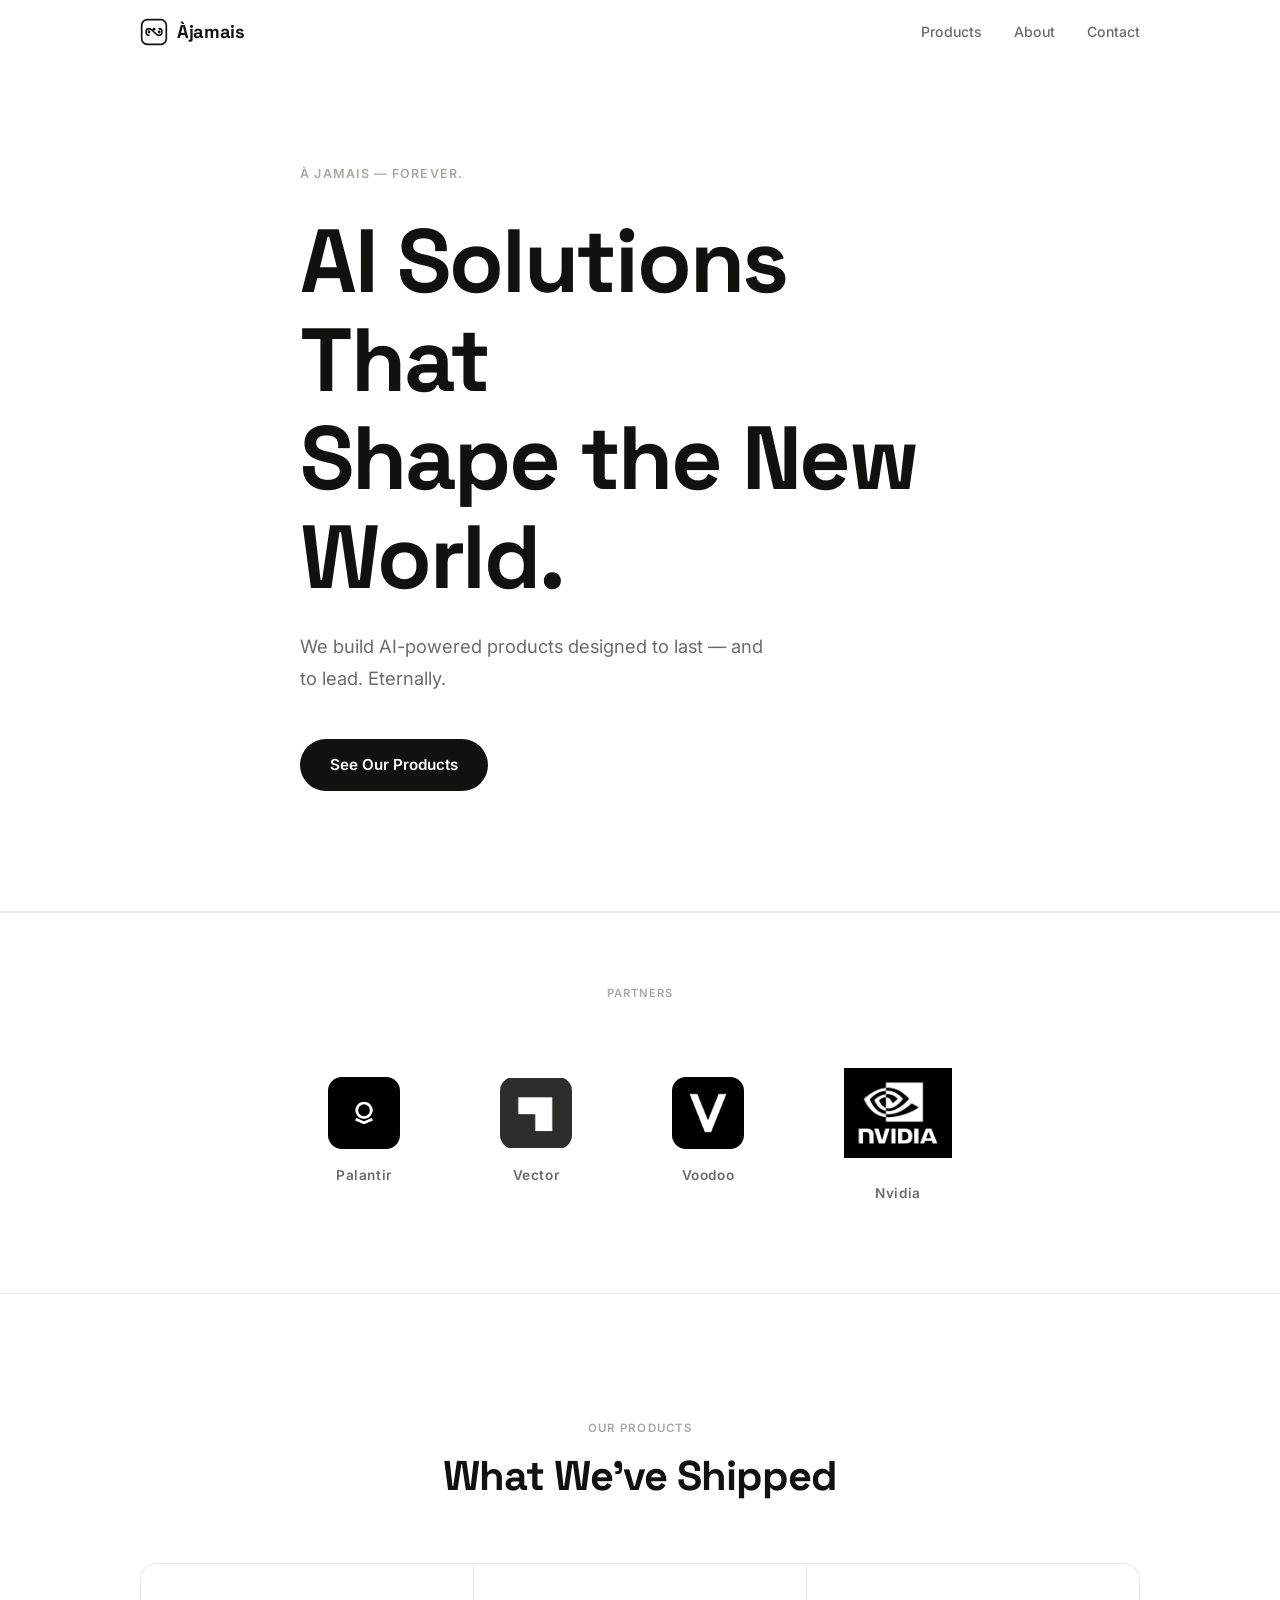
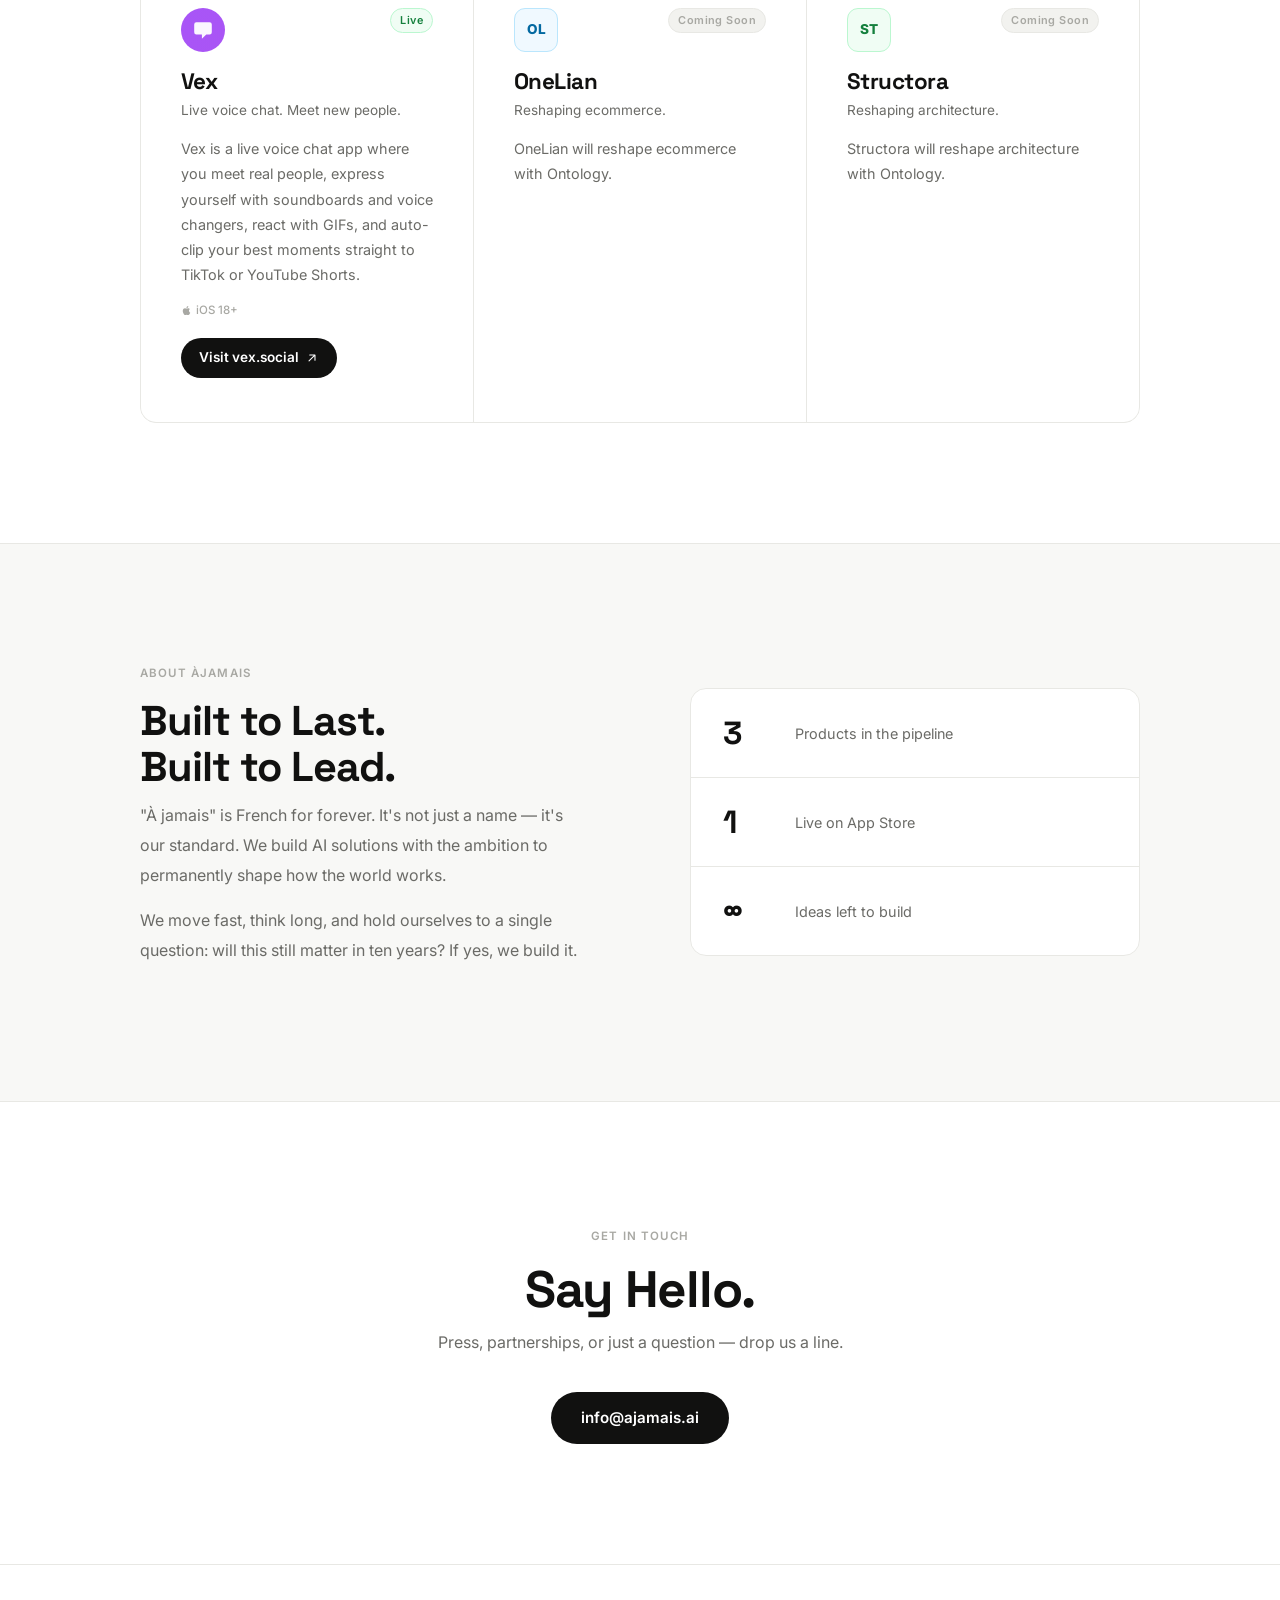
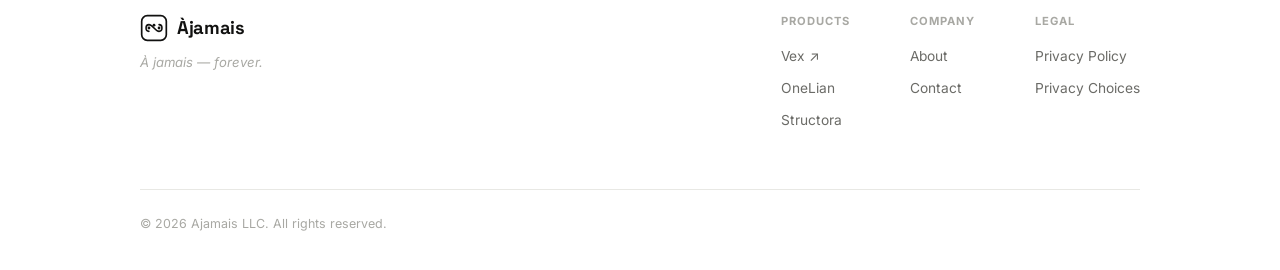
<file: index.html>
<!DOCTYPE html>
<html lang="en">
<head>
  <meta charset="UTF-8" />
  <meta name="viewport" content="width=device-width, initial-scale=1.0" />
  <title>Àjamais — Building AI Solutions That Last Forever</title>
  <meta name="description" content="À jamais — forever. We build AI solutions that eternally shape and lead the new world. Home of Vex, OneLian, and Structora." />
  <link rel="preconnect" href="https://fonts.googleapis.com" />
  <link rel="preconnect" href="https://fonts.gstatic.com" crossorigin />
  <link href="https://fonts.googleapis.com/css2?family=Inter:wght@300;400;500;600;700;800;900&family=Space+Grotesk:wght@500;600;700;800&display=swap" rel="stylesheet" />
  <link rel="stylesheet" href="styles.css" />
</head>
<body>

  <!-- NAV -->
  <nav id="navbar">
    <div class="nav-inner">
      <a href="#" class="logo">
        <svg class="logo-icon" viewBox="0 0 100 100" fill="none" xmlns="http://www.w3.org/2000/svg">
          <rect x="6" y="6" width="88" height="88" rx="20" stroke="currentColor" stroke-width="6"/>
          <path d="M32 62 C18 62 18 38 32 38 C46 38 54 62 68 62 C82 62 82 38 68 38" stroke="currentColor" stroke-width="5.5" stroke-linecap="round" fill="none"/>
          <circle cx="32" cy="50" r="5" fill="currentColor"/>
          <circle cx="68" cy="50" r="5" fill="currentColor"/>
          <circle cx="50" cy="40" r="5" fill="currentColor"/>
        </svg>
        <span class="logo-text">Àjamais</span>
      </a>
      <ul class="nav-links">
        <li><a href="#products">Products</a></li>
        <li><a href="#about">About</a></li>
        <li><a href="#contact">Contact</a></li>
      </ul>
      <button class="hamburger" id="hamburger" aria-label="Menu">
        <span></span><span></span><span></span>
      </button>
    </div>
    <div class="mobile-menu" id="mobileMenu">
      <a href="#products">Products</a>
      <a href="#about">About</a>
      <a href="#contact">Contact</a>
    </div>
  </nav>

  <!-- HERO -->
  <section class="hero">
    <div class="hero-bg">
      <div class="orb orb-1"></div>
      <div class="orb orb-2"></div>
      <div class="grid-overlay"></div>
    </div>
    <div class="container hero-content">
      <p class="hero-eyebrow animate-fade-up">À jamais — forever.</p>
      <h1 class="hero-title animate-fade-up delay-1">
        AI Solutions That<br />Shape the New World.
      </h1>
      <p class="hero-subtitle animate-fade-up delay-2">
        We build AI-powered products designed to last — and to lead. Eternally.
      </p>
      <a href="#products" class="btn btn-primary btn-lg animate-fade-up delay-3">See Our Products</a>
    </div>
  </section>

  <!-- PARTNERS -->
  <section class="partners">
    <div class="container">
      <p class="partners-label">Partners</p>
      <div class="partners-row">

        <a href="https://www.palantir.com/" target="_blank" rel="noopener" class="partner-logo" aria-label="Palantir">
          <img src="Palantir.png" alt="Palantir" />
          <span>Palantir</span>
        </a>

        <a href="https://vector-ai.notion.site/" target="_blank" rel="noopener" class="partner-logo" aria-label="Vector">
          <img src="Vector.png" alt="Vector" />
          <span>Vector</span>
        </a>

        <a href="https://voodoo.io/" target="_blank" rel="noopener" class="partner-logo" aria-label="Voodoo">
          <img src="Voodoo.png" alt="Voodoo" />
          <span>Voodoo</span>
        </a>

        <a href="https://www.nvidia.com/en-us/startups/" target="_blank" rel="noopener" class="partner-logo partner-logo--nvidia" aria-label="NVIDIA Inception Program">
          <img src="NVIDIA.png" alt="NVIDIA Inception Program" />
          <span>Nvidia</span>
        </a>

      </div>
    </div>
  </section>

  <!-- PRODUCTS -->
  <section class="products" id="products">
    <div class="container">
      <div class="section-header">
        <span class="section-tag">Our Products</span>
        <h2 class="section-title">What We've Shipped</h2>
      </div>

      <div class="products-grid">

        <!-- VEX — live product -->
        <div class="product-card product-vex reveal">
          <div class="product-header">
            <div class="product-icon vex-icon">
              <svg viewBox="0 0 40 40" fill="none">
                <circle cx="20" cy="20" r="20" fill="url(#vex-grad)"/>
                <path d="M12 15a2 2 0 012-2h12a2 2 0 012 2v7a2 2 0 01-2 2h-3l-4 4v-4h-5a2 2 0 01-2-2v-7z" fill="white" fill-opacity=".95"/>
                <defs>
                  <linearGradient id="vex-grad" x1="0" y1="0" x2="40" y2="40">
                    <stop stop-color="#a855f7"/>
                    <stop offset="1" stop-color="#ec4899"/>
                  </linearGradient>
                </defs>
              </svg>
            </div>
            <span class="product-status status-live">Live</span>
          </div>
          <h3 class="product-name">Vex</h3>
          <p class="product-tagline">Live voice chat. Meet new people.</p>
          <p class="product-desc">
            Vex is a live voice chat app where you meet real people, express yourself with soundboards and voice changers, react with GIFs, and auto-clip your best moments straight to TikTok or YouTube Shorts.
          </p>
          <div class="product-platforms">
            <span>
              <svg viewBox="0 0 24 24" fill="currentColor"><path d="M18.71 19.5c-.83 1.24-1.71 2.45-3.05 2.47-1.34.03-1.77-.79-3.29-.79-1.53 0-2 .77-3.27.82-1.31.05-2.3-1.32-3.14-2.53C4.25 17 2.94 12.45 4.7 9.39c.87-1.52 2.43-2.48 4.12-2.51 1.28-.02 2.5.87 3.29.87.78 0 2.26-1.07 3.8-.91.65.03 2.47.26 3.64 1.98-.09.06-2.17 1.28-2.15 3.81.03 3.02 2.65 4.03 2.68 4.04-.03.07-.42 1.44-1.38 2.83M13 3.5c.73-.83 1.94-1.46 2.94-1.5.13 1.17-.34 2.35-1.04 3.19-.69.85-1.83 1.51-2.95 1.42-.15-1.15.41-2.35 1.05-3.11z"/></svg>
              iOS 18+
            </span>
          </div>
          <a href="https://vex.social" target="_blank" rel="noopener" class="btn btn-vex">
            Visit vex.social
            <svg viewBox="0 0 20 20" fill="currentColor"><path fill-rule="evenodd" d="M5.22 14.78a.75.75 0 001.06 0l7.22-7.22v5.69a.75.75 0 001.5 0v-7.5a.75.75 0 00-.75-.75h-7.5a.75.75 0 000 1.5h5.69l-7.22 7.22a.75.75 0 000 1.06z"/></svg>
          </a>
        </div>

        <!-- ONELIAN — coming soon -->
        <div class="product-card product-soon reveal" data-index="1">
          <div class="product-header">
            <div class="product-icon onelian-icon">
              <span>OL</span>
            </div>
            <span class="product-status status-soon">Coming Soon</span>
          </div>
          <h3 class="product-name">OneLian</h3>
          <p class="product-tagline">Reshaping ecommerce.</p>
          <p class="product-desc">
            OneLian will reshape ecommerce with Ontology.
          </p>
        </div>

        <!-- STRUCTORA — coming soon -->
        <div class="product-card product-soon reveal" data-index="2">
          <div class="product-header">
            <div class="product-icon structora-icon">
              <span>ST</span>
            </div>
            <span class="product-status status-soon">Coming Soon</span>
          </div>
          <h3 class="product-name">Structora</h3>
          <p class="product-tagline">Reshaping architecture.</p>
          <p class="product-desc">
            Structora will reshape architecture with Ontology.
          </p>
        </div>

      </div>
    </div>
  </section>

  <!-- ABOUT -->
  <section class="about" id="about">
    <div class="container">
      <div class="about-inner">
        <div class="about-text reveal">
          <span class="section-tag">About Àjamais</span>
          <h2 class="section-title">Built to Last.<br />Built to Lead.</h2>
          <p>
            "À jamais" is French for forever. It's not just a name — it's our standard.
            We build AI solutions with the ambition to permanently shape how the world works.
          </p>
          <p>
            We move fast, think long, and hold ourselves to a single question:
            will this still matter in ten years? If yes, we build it.
          </p>
        </div>
        <div class="about-stats reveal" data-index="1">
          <div class="stat-card">
            <span class="stat-num">3</span>
            <span class="stat-label">Products in the pipeline</span>
          </div>
          <div class="stat-card">
            <span class="stat-num">1</span>
            <span class="stat-label">Live on App Store</span>
          </div>
          <div class="stat-card">
            <span class="stat-num">∞</span>
            <span class="stat-label">Ideas left to build</span>
          </div>
        </div>
      </div>
    </div>
  </section>

  <!-- CONTACT -->
  <section class="contact" id="contact">
    <div class="container">
      <div class="contact-box reveal">
        <div class="cta-orb cta-orb-1"></div>
        <div class="cta-orb cta-orb-2"></div>
        <span class="section-tag">Get In Touch</span>
        <h2>Say Hello.</h2>
        <p>Press, partnerships, or just a question — drop us a line.</p>
        <a href="mailto:info@ajamais.ai" class="btn btn-primary btn-lg">
          info@ajamais.ai
        </a>
      </div>
    </div>
  </section>

  <!-- FOOTER -->
  <footer class="footer">
    <div class="container">
      <div class="footer-inner">
        <div class="footer-brand">
          <a href="#" class="logo">
            <svg class="logo-icon" viewBox="0 0 100 100" fill="none" xmlns="http://www.w3.org/2000/svg">
              <rect x="6" y="6" width="88" height="88" rx="20" stroke="currentColor" stroke-width="6"/>
              <path d="M32 62 C18 62 18 38 32 38 C46 38 54 62 68 62 C82 62 82 38 68 38" stroke="currentColor" stroke-width="5.5" stroke-linecap="round" fill="none"/>
              <circle cx="32" cy="50" r="5" fill="currentColor"/>
              <circle cx="68" cy="50" r="5" fill="currentColor"/>
              <circle cx="50" cy="40" r="5" fill="currentColor"/>
            </svg>
            <span class="logo-text">Àjamais</span>
          </a>
          <p>À jamais — forever.</p>
        </div>
        <div class="footer-links">
          <div class="footer-col">
            <h5>Products</h5>
            <a href="https://vex.social" target="_blank" rel="noopener">Vex ↗</a>
            <a href="#products">OneLian</a>
            <a href="#products">Structora</a>
          </div>
          <div class="footer-col">
            <h5>Company</h5>
            <a href="#about">About</a>
            <a href="#contact">Contact</a>
          </div>
          <div class="footer-col">
            <h5>Legal</h5>
            <a href="/privacy">Privacy Policy</a>
            <a href="/user-privacy">Privacy Choices</a>
          </div>
        </div>
      </div>
      <div class="footer-bottom">
        <p>© 2026 Ajamais LLC. All rights reserved.</p>
      </div>
    </div>
  </footer>

  <script src="script.js"></script>
</body>
</html>
</file>
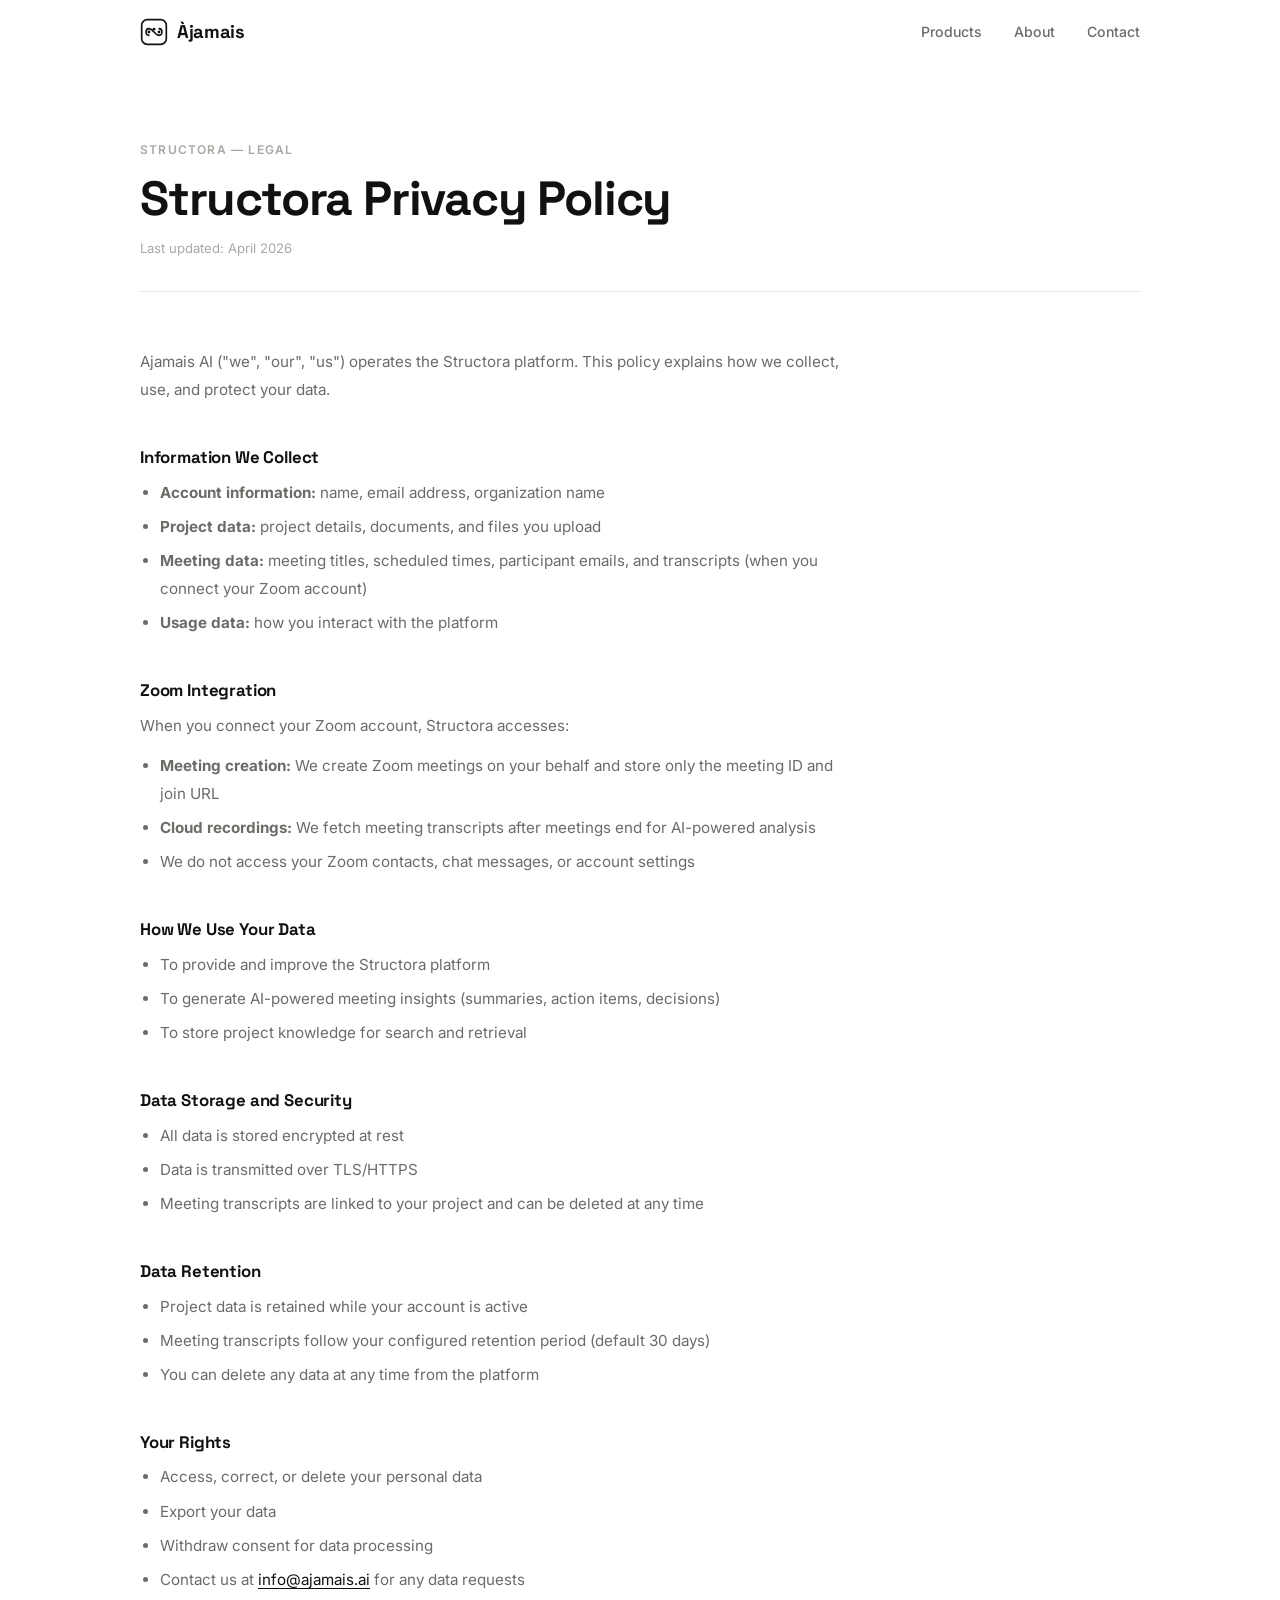
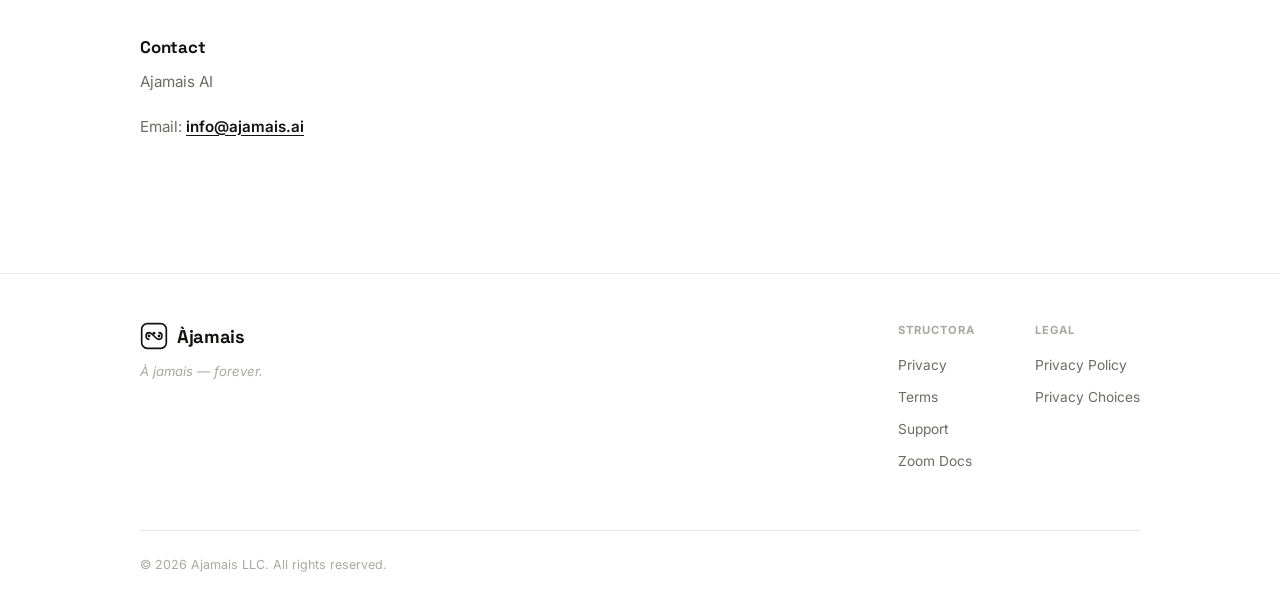
<file: structora/privacy/index.html>
<!DOCTYPE html>
<html lang="en">
<head>
  <meta charset="UTF-8" />
  <meta name="viewport" content="width=device-width, initial-scale=1.0" />
  <title>Privacy Policy — Structora by Àjamais</title>
  <meta name="description" content="Privacy Policy for Structora by Ajamais AI." />
  <link rel="preconnect" href="https://fonts.googleapis.com" />
  <link rel="preconnect" href="https://fonts.gstatic.com" crossorigin />
  <link href="https://fonts.googleapis.com/css2?family=Inter:wght@300;400;500;600;700;800;900&family=Space+Grotesk:wght@500;600;700;800&display=swap" rel="stylesheet" />
  <link rel="stylesheet" href="/styles.css" />
  <style>
    .legal-page { padding: 140px 0 120px; }
    .legal-header { margin-bottom: 56px; padding-bottom: 32px; border-bottom: 1px solid var(--border); }
    .legal-header .eyebrow { font-size: 0.75rem; font-weight: 600; letter-spacing: 0.1em; text-transform: uppercase; color: var(--text-3); margin-bottom: 14px; }
    .legal-header h1 { font-size: clamp(2rem, 4vw, 3rem); font-family: 'Space Grotesk', sans-serif; font-weight: 700; letter-spacing: -0.025em; margin-bottom: 12px; }
    .legal-header .updated { font-size: 0.82rem; color: var(--text-3); }
    .legal-body { max-width: 720px; }
    .legal-body h2 { font-size: 1.05rem; font-weight: 700; font-family: 'Space Grotesk', sans-serif; letter-spacing: -0.01em; margin: 44px 0 12px; color: var(--text); }
    .legal-body h3 { font-size: 0.92rem; font-weight: 700; font-family: 'Inter', sans-serif; margin: 20px 0 8px; color: var(--text); }
    .legal-body p { font-size: 0.95rem; color: var(--text-2); line-height: 1.85; margin-bottom: 12px; }
    .legal-body ul { margin: 8px 0 12px 20px; }
    .legal-body ul li { font-size: 0.95rem; color: var(--text-2); line-height: 1.85; margin-bottom: 6px; }
    .legal-body a { color: var(--text); text-decoration: underline; text-underline-offset: 3px; }
    .legal-body a:hover { color: var(--text-2); }
    .legal-email { display: inline-block; margin-top: 4px; font-weight: 600; color: var(--text); font-size: 0.95rem; }
  </style>
</head>
<body>

  <nav id="navbar" class="scrolled">
    <div class="nav-inner">
      <a href="/" class="logo">
        <svg class="logo-icon" viewBox="0 0 100 100" fill="none" xmlns="http://www.w3.org/2000/svg">
          <rect x="6" y="6" width="88" height="88" rx="20" stroke="currentColor" stroke-width="6"/>
          <path d="M32 62 C18 62 18 38 32 38 C46 38 54 62 68 62 C82 62 82 38 68 38" stroke="currentColor" stroke-width="5.5" stroke-linecap="round" fill="none"/>
          <circle cx="32" cy="50" r="5" fill="currentColor"/>
          <circle cx="68" cy="50" r="5" fill="currentColor"/>
          <circle cx="50" cy="40" r="5" fill="currentColor"/>
        </svg>
        <span class="logo-text">Àjamais</span>
      </a>
      <ul class="nav-links">
        <li><a href="/#products">Products</a></li>
        <li><a href="/#about">About</a></li>
        <li><a href="/#contact">Contact</a></li>
      </ul>
    </div>
  </nav>

  <main class="legal-page">
    <div class="container">
      <div class="legal-header">
        <p class="eyebrow">Structora — Legal</p>
        <h1>Structora Privacy Policy</h1>
        <p class="updated">Last updated: April 2026</p>
      </div>

      <div class="legal-body">
        <p>Ajamais AI ("we", "our", "us") operates the Structora platform. This policy explains how we collect, use, and protect your data.</p>

        <h2>Information We Collect</h2>
        <ul>
          <li><strong>Account information:</strong> name, email address, organization name</li>
          <li><strong>Project data:</strong> project details, documents, and files you upload</li>
          <li><strong>Meeting data:</strong> meeting titles, scheduled times, participant emails, and transcripts (when you connect your Zoom account)</li>
          <li><strong>Usage data:</strong> how you interact with the platform</li>
        </ul>

        <h2>Zoom Integration</h2>
        <p>When you connect your Zoom account, Structora accesses:</p>
        <ul>
          <li><strong>Meeting creation:</strong> We create Zoom meetings on your behalf and store only the meeting ID and join URL</li>
          <li><strong>Cloud recordings:</strong> We fetch meeting transcripts after meetings end for AI-powered analysis</li>
          <li>We do not access your Zoom contacts, chat messages, or account settings</li>
        </ul>

        <h2>How We Use Your Data</h2>
        <ul>
          <li>To provide and improve the Structora platform</li>
          <li>To generate AI-powered meeting insights (summaries, action items, decisions)</li>
          <li>To store project knowledge for search and retrieval</li>
        </ul>

        <h2>Data Storage and Security</h2>
        <ul>
          <li>All data is stored encrypted at rest</li>
          <li>Data is transmitted over TLS/HTTPS</li>
          <li>Meeting transcripts are linked to your project and can be deleted at any time</li>
        </ul>

        <h2>Data Retention</h2>
        <ul>
          <li>Project data is retained while your account is active</li>
          <li>Meeting transcripts follow your configured retention period (default 30 days)</li>
          <li>You can delete any data at any time from the platform</li>
        </ul>

        <h2>Your Rights</h2>
        <ul>
          <li>Access, correct, or delete your personal data</li>
          <li>Export your data</li>
          <li>Withdraw consent for data processing</li>
          <li>Contact us at <a href="mailto:info@ajamais.ai">info@ajamais.ai</a> for any data requests</li>
        </ul>

        <h2>Contact</h2>
        <p>Ajamais AI</p>
        <p>Email: <a href="mailto:info@ajamais.ai" class="legal-email">info@ajamais.ai</a></p>
      </div>
    </div>
  </main>

  <footer class="footer">
    <div class="container">
      <div class="footer-inner">
        <div class="footer-brand">
          <a href="/" class="logo">
            <svg class="logo-icon" viewBox="0 0 100 100" fill="none" xmlns="http://www.w3.org/2000/svg">
              <rect x="6" y="6" width="88" height="88" rx="20" stroke="currentColor" stroke-width="6"/>
              <path d="M32 62 C18 62 18 38 32 38 C46 38 54 62 68 62 C82 62 82 38 68 38" stroke="currentColor" stroke-width="5.5" stroke-linecap="round" fill="none"/>
              <circle cx="32" cy="50" r="5" fill="currentColor"/>
              <circle cx="68" cy="50" r="5" fill="currentColor"/>
              <circle cx="50" cy="40" r="5" fill="currentColor"/>
            </svg>
            <span class="logo-text">Àjamais</span>
          </a>
          <p>À jamais — forever.</p>
        </div>
        <div class="footer-links">
          <div class="footer-col">
            <h5>Structora</h5>
            <a href="/structora/privacy">Privacy</a>
            <a href="/structora/terms">Terms</a>
            <a href="/structora/support">Support</a>
            <a href="/structora/docs/zoom">Zoom Docs</a>
          </div>
          <div class="footer-col">
            <h5>Legal</h5>
            <a href="/privacy">Privacy Policy</a>
            <a href="/user-privacy">Privacy Choices</a>
          </div>
        </div>
      </div>
      <div class="footer-bottom">
        <p>© 2026 Ajamais LLC. All rights reserved.</p>
      </div>
    </div>
  </footer>

  <script src="/script.js"></script>
</body>
</html>
</file>
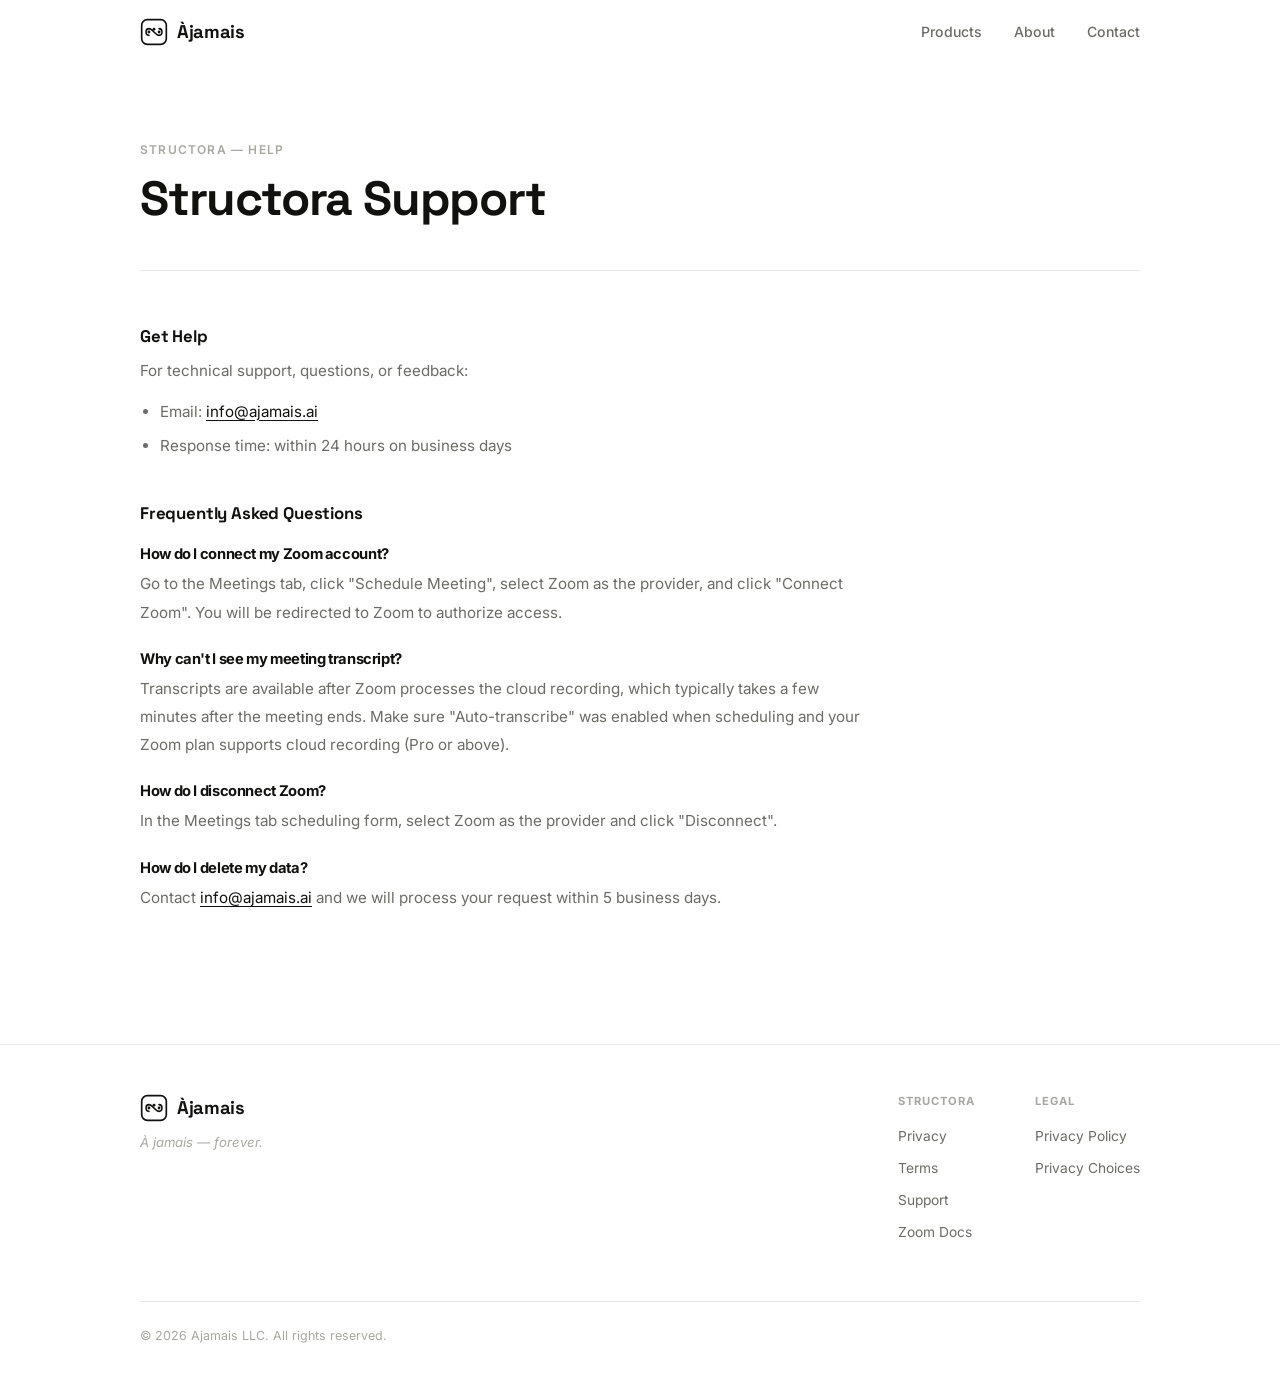
<file: structora/support/index.html>
<!DOCTYPE html>
<html lang="en">
<head>
  <meta charset="UTF-8" />
  <meta name="viewport" content="width=device-width, initial-scale=1.0" />
  <title>Support — Structora by Àjamais</title>
  <meta name="description" content="Support for Structora by Ajamais AI." />
  <link rel="preconnect" href="https://fonts.googleapis.com" />
  <link rel="preconnect" href="https://fonts.gstatic.com" crossorigin />
  <link href="https://fonts.googleapis.com/css2?family=Inter:wght@300;400;500;600;700;800;900&family=Space+Grotesk:wght@500;600;700;800&display=swap" rel="stylesheet" />
  <link rel="stylesheet" href="/styles.css" />
  <style>
    .legal-page { padding: 140px 0 120px; }
    .legal-header { margin-bottom: 56px; padding-bottom: 32px; border-bottom: 1px solid var(--border); }
    .legal-header .eyebrow { font-size: 0.75rem; font-weight: 600; letter-spacing: 0.1em; text-transform: uppercase; color: var(--text-3); margin-bottom: 14px; }
    .legal-header h1 { font-size: clamp(2rem, 4vw, 3rem); font-family: 'Space Grotesk', sans-serif; font-weight: 700; letter-spacing: -0.025em; margin-bottom: 12px; }
    .legal-header .updated { font-size: 0.82rem; color: var(--text-3); }
    .legal-body { max-width: 720px; }
    .legal-body h2 { font-size: 1.05rem; font-weight: 700; font-family: 'Space Grotesk', sans-serif; letter-spacing: -0.01em; margin: 44px 0 12px; color: var(--text); }
    .legal-body h3 { font-size: 0.92rem; font-weight: 700; font-family: 'Inter', sans-serif; margin: 24px 0 8px; color: var(--text); }
    .legal-body p { font-size: 0.95rem; color: var(--text-2); line-height: 1.85; margin-bottom: 12px; }
    .legal-body ul { margin: 8px 0 12px 20px; }
    .legal-body ul li { font-size: 0.95rem; color: var(--text-2); line-height: 1.85; margin-bottom: 6px; }
    .legal-body a { color: var(--text); text-decoration: underline; text-underline-offset: 3px; }
    .legal-email { display: inline-block; margin-top: 4px; font-weight: 600; color: var(--text); font-size: 0.95rem; }
  </style>
</head>
<body>

  <nav id="navbar" class="scrolled">
    <div class="nav-inner">
      <a href="/" class="logo">
        <svg class="logo-icon" viewBox="0 0 100 100" fill="none" xmlns="http://www.w3.org/2000/svg">
          <rect x="6" y="6" width="88" height="88" rx="20" stroke="currentColor" stroke-width="6"/>
          <path d="M32 62 C18 62 18 38 32 38 C46 38 54 62 68 62 C82 62 82 38 68 38" stroke="currentColor" stroke-width="5.5" stroke-linecap="round" fill="none"/>
          <circle cx="32" cy="50" r="5" fill="currentColor"/>
          <circle cx="68" cy="50" r="5" fill="currentColor"/>
          <circle cx="50" cy="40" r="5" fill="currentColor"/>
        </svg>
        <span class="logo-text">Àjamais</span>
      </a>
      <ul class="nav-links">
        <li><a href="/#products">Products</a></li>
        <li><a href="/#about">About</a></li>
        <li><a href="/#contact">Contact</a></li>
      </ul>
    </div>
  </nav>

  <main class="legal-page">
    <div class="container">
      <div class="legal-header">
        <p class="eyebrow">Structora — Help</p>
        <h1>Structora Support</h1>
      </div>

      <div class="legal-body">
        <h2>Get Help</h2>
        <p>For technical support, questions, or feedback:</p>
        <ul>
          <li>Email: <a href="mailto:info@ajamais.ai">info@ajamais.ai</a></li>
          <li>Response time: within 24 hours on business days</li>
        </ul>

        <h2>Frequently Asked Questions</h2>

        <h3>How do I connect my Zoom account?</h3>
        <p>Go to the Meetings tab, click "Schedule Meeting", select Zoom as the provider, and click "Connect Zoom". You will be redirected to Zoom to authorize access.</p>

        <h3>Why can't I see my meeting transcript?</h3>
        <p>Transcripts are available after Zoom processes the cloud recording, which typically takes a few minutes after the meeting ends. Make sure "Auto-transcribe" was enabled when scheduling and your Zoom plan supports cloud recording (Pro or above).</p>

        <h3>How do I disconnect Zoom?</h3>
        <p>In the Meetings tab scheduling form, select Zoom as the provider and click "Disconnect".</p>

        <h3>How do I delete my data?</h3>
        <p>Contact <a href="mailto:info@ajamais.ai">info@ajamais.ai</a> and we will process your request within 5 business days.</p>
      </div>
    </div>
  </main>

  <footer class="footer">
    <div class="container">
      <div class="footer-inner">
        <div class="footer-brand">
          <a href="/" class="logo">
            <svg class="logo-icon" viewBox="0 0 100 100" fill="none" xmlns="http://www.w3.org/2000/svg">
              <rect x="6" y="6" width="88" height="88" rx="20" stroke="currentColor" stroke-width="6"/>
              <path d="M32 62 C18 62 18 38 32 38 C46 38 54 62 68 62 C82 62 82 38 68 38" stroke="currentColor" stroke-width="5.5" stroke-linecap="round" fill="none"/>
              <circle cx="32" cy="50" r="5" fill="currentColor"/>
              <circle cx="68" cy="50" r="5" fill="currentColor"/>
              <circle cx="50" cy="40" r="5" fill="currentColor"/>
            </svg>
            <span class="logo-text">Àjamais</span>
          </a>
          <p>À jamais — forever.</p>
        </div>
        <div class="footer-links">
          <div class="footer-col">
            <h5>Structora</h5>
            <a href="/structora/privacy">Privacy</a>
            <a href="/structora/terms">Terms</a>
            <a href="/structora/support">Support</a>
            <a href="/structora/docs/zoom">Zoom Docs</a>
          </div>
          <div class="footer-col">
            <h5>Legal</h5>
            <a href="/privacy">Privacy Policy</a>
            <a href="/user-privacy">Privacy Choices</a>
          </div>
        </div>
      </div>
      <div class="footer-bottom">
        <p>© 2026 Ajamais LLC. All rights reserved.</p>
      </div>
    </div>
  </footer>

  <script src="/script.js"></script>
</body>
</html>
</file>
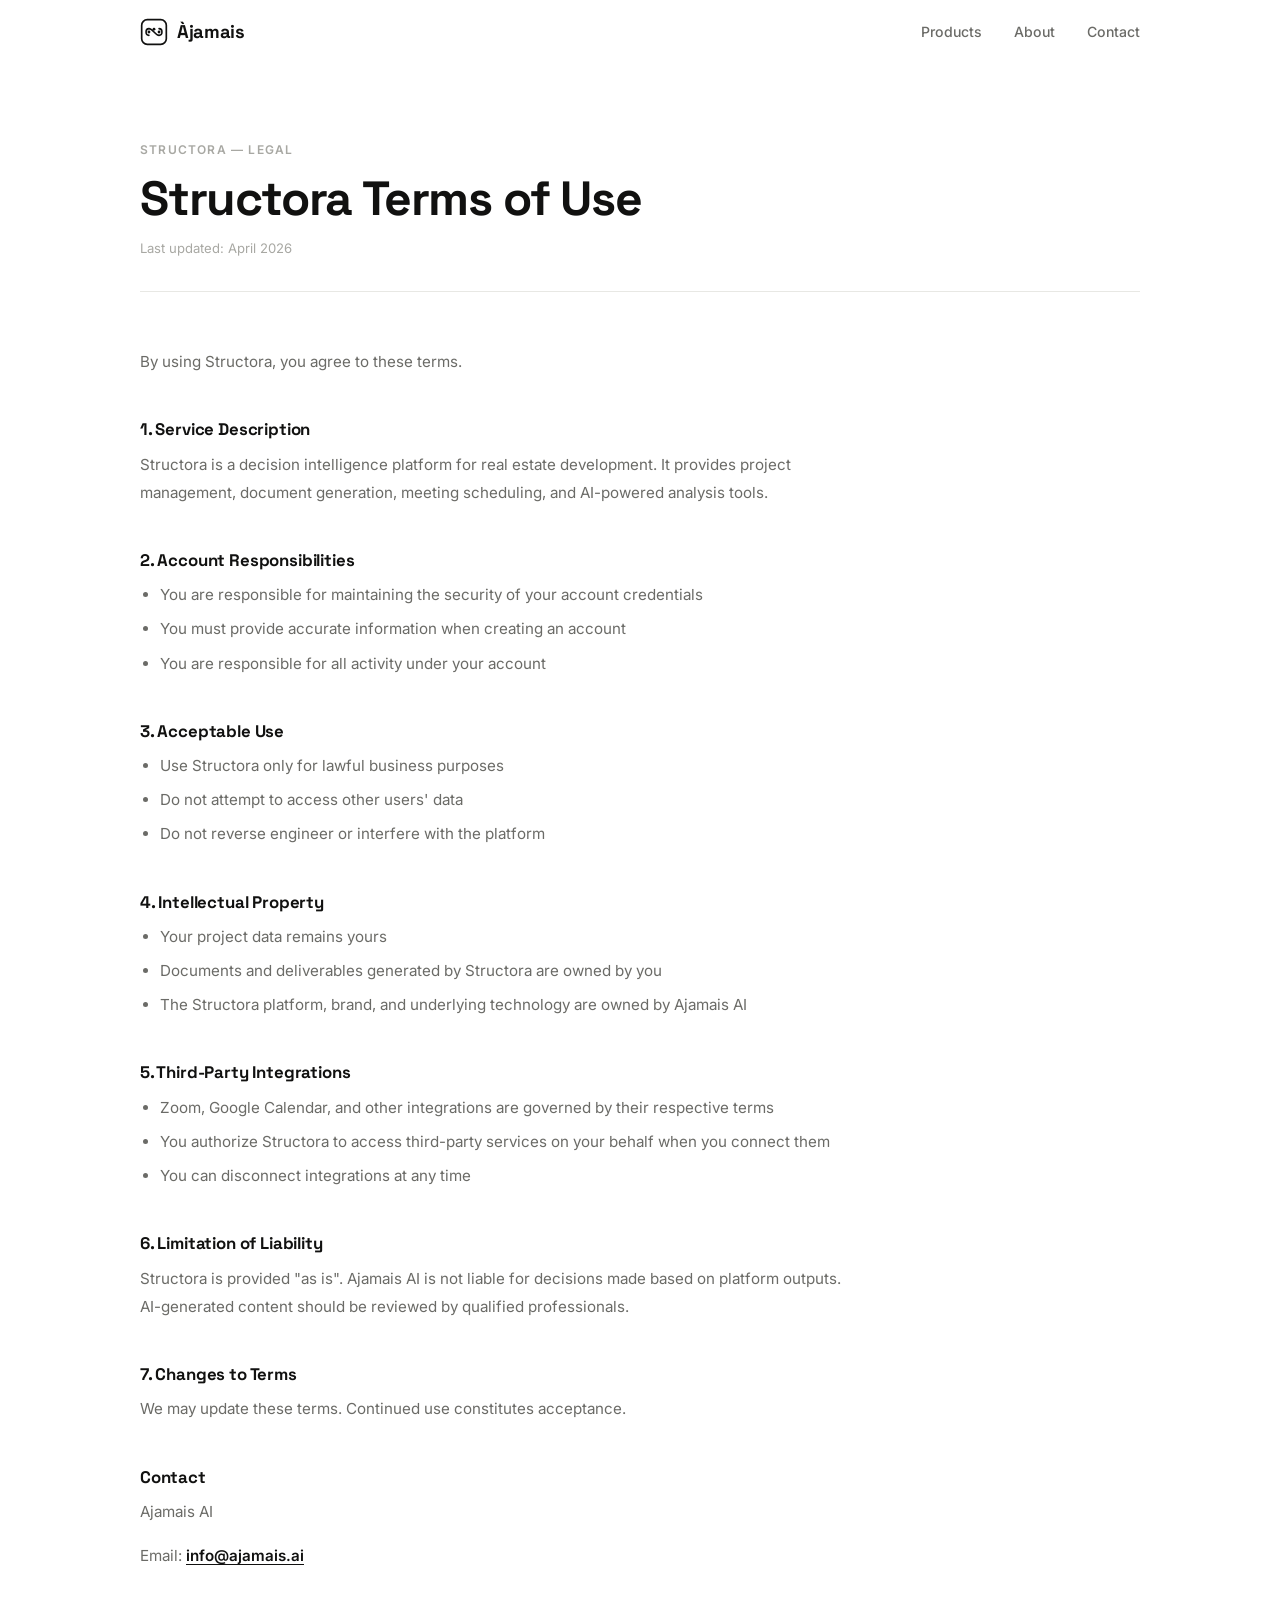
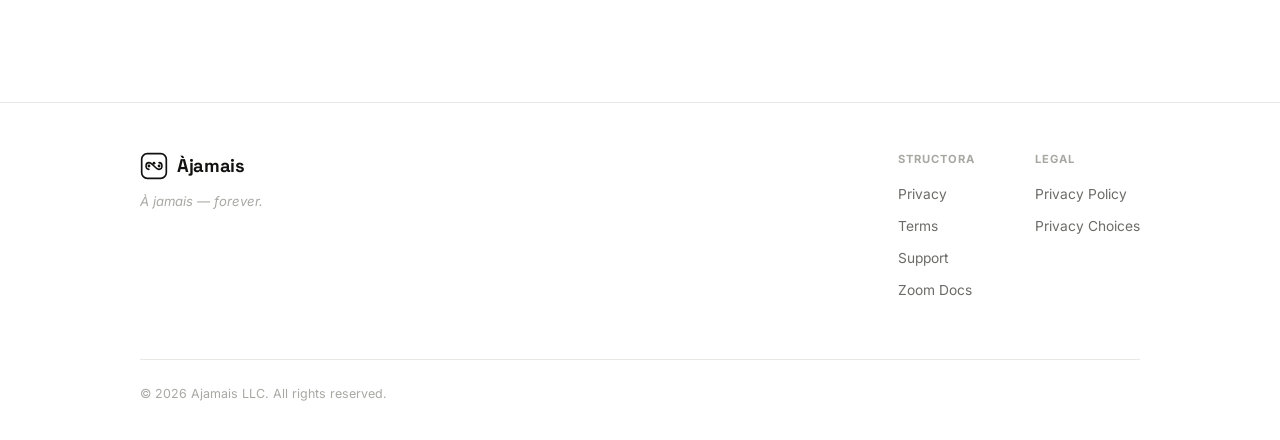
<file: structora/terms/index.html>
<!DOCTYPE html>
<html lang="en">
<head>
  <meta charset="UTF-8" />
  <meta name="viewport" content="width=device-width, initial-scale=1.0" />
  <title>Terms of Use — Structora by Àjamais</title>
  <meta name="description" content="Terms of Use for Structora by Ajamais AI." />
  <link rel="preconnect" href="https://fonts.googleapis.com" />
  <link rel="preconnect" href="https://fonts.gstatic.com" crossorigin />
  <link href="https://fonts.googleapis.com/css2?family=Inter:wght@300;400;500;600;700;800;900&family=Space+Grotesk:wght@500;600;700;800&display=swap" rel="stylesheet" />
  <link rel="stylesheet" href="/styles.css" />
  <style>
    .legal-page { padding: 140px 0 120px; }
    .legal-header { margin-bottom: 56px; padding-bottom: 32px; border-bottom: 1px solid var(--border); }
    .legal-header .eyebrow { font-size: 0.75rem; font-weight: 600; letter-spacing: 0.1em; text-transform: uppercase; color: var(--text-3); margin-bottom: 14px; }
    .legal-header h1 { font-size: clamp(2rem, 4vw, 3rem); font-family: 'Space Grotesk', sans-serif; font-weight: 700; letter-spacing: -0.025em; margin-bottom: 12px; }
    .legal-header .updated { font-size: 0.82rem; color: var(--text-3); }
    .legal-body { max-width: 720px; }
    .legal-body h2 { font-size: 1.05rem; font-weight: 700; font-family: 'Space Grotesk', sans-serif; letter-spacing: -0.01em; margin: 44px 0 12px; color: var(--text); }
    .legal-body p { font-size: 0.95rem; color: var(--text-2); line-height: 1.85; margin-bottom: 12px; }
    .legal-body ul { margin: 8px 0 12px 20px; }
    .legal-body ul li { font-size: 0.95rem; color: var(--text-2); line-height: 1.85; margin-bottom: 6px; }
    .legal-body a { color: var(--text); text-decoration: underline; text-underline-offset: 3px; }
    .legal-email { display: inline-block; margin-top: 4px; font-weight: 600; color: var(--text); font-size: 0.95rem; }
  </style>
</head>
<body>

  <nav id="navbar" class="scrolled">
    <div class="nav-inner">
      <a href="/" class="logo">
        <svg class="logo-icon" viewBox="0 0 100 100" fill="none" xmlns="http://www.w3.org/2000/svg">
          <rect x="6" y="6" width="88" height="88" rx="20" stroke="currentColor" stroke-width="6"/>
          <path d="M32 62 C18 62 18 38 32 38 C46 38 54 62 68 62 C82 62 82 38 68 38" stroke="currentColor" stroke-width="5.5" stroke-linecap="round" fill="none"/>
          <circle cx="32" cy="50" r="5" fill="currentColor"/>
          <circle cx="68" cy="50" r="5" fill="currentColor"/>
          <circle cx="50" cy="40" r="5" fill="currentColor"/>
        </svg>
        <span class="logo-text">Àjamais</span>
      </a>
      <ul class="nav-links">
        <li><a href="/#products">Products</a></li>
        <li><a href="/#about">About</a></li>
        <li><a href="/#contact">Contact</a></li>
      </ul>
    </div>
  </nav>

  <main class="legal-page">
    <div class="container">
      <div class="legal-header">
        <p class="eyebrow">Structora — Legal</p>
        <h1>Structora Terms of Use</h1>
        <p class="updated">Last updated: April 2026</p>
      </div>

      <div class="legal-body">
        <p>By using Structora, you agree to these terms.</p>

        <h2>1. Service Description</h2>
        <p>Structora is a decision intelligence platform for real estate development. It provides project management, document generation, meeting scheduling, and AI-powered analysis tools.</p>

        <h2>2. Account Responsibilities</h2>
        <ul>
          <li>You are responsible for maintaining the security of your account credentials</li>
          <li>You must provide accurate information when creating an account</li>
          <li>You are responsible for all activity under your account</li>
        </ul>

        <h2>3. Acceptable Use</h2>
        <ul>
          <li>Use Structora only for lawful business purposes</li>
          <li>Do not attempt to access other users' data</li>
          <li>Do not reverse engineer or interfere with the platform</li>
        </ul>

        <h2>4. Intellectual Property</h2>
        <ul>
          <li>Your project data remains yours</li>
          <li>Documents and deliverables generated by Structora are owned by you</li>
          <li>The Structora platform, brand, and underlying technology are owned by Ajamais AI</li>
        </ul>

        <h2>5. Third-Party Integrations</h2>
        <ul>
          <li>Zoom, Google Calendar, and other integrations are governed by their respective terms</li>
          <li>You authorize Structora to access third-party services on your behalf when you connect them</li>
          <li>You can disconnect integrations at any time</li>
        </ul>

        <h2>6. Limitation of Liability</h2>
        <p>Structora is provided "as is". Ajamais AI is not liable for decisions made based on platform outputs. AI-generated content should be reviewed by qualified professionals.</p>

        <h2>7. Changes to Terms</h2>
        <p>We may update these terms. Continued use constitutes acceptance.</p>

        <h2>Contact</h2>
        <p>Ajamais AI</p>
        <p>Email: <a href="mailto:info@ajamais.ai" class="legal-email">info@ajamais.ai</a></p>
      </div>
    </div>
  </main>

  <footer class="footer">
    <div class="container">
      <div class="footer-inner">
        <div class="footer-brand">
          <a href="/" class="logo">
            <svg class="logo-icon" viewBox="0 0 100 100" fill="none" xmlns="http://www.w3.org/2000/svg">
              <rect x="6" y="6" width="88" height="88" rx="20" stroke="currentColor" stroke-width="6"/>
              <path d="M32 62 C18 62 18 38 32 38 C46 38 54 62 68 62 C82 62 82 38 68 38" stroke="currentColor" stroke-width="5.5" stroke-linecap="round" fill="none"/>
              <circle cx="32" cy="50" r="5" fill="currentColor"/>
              <circle cx="68" cy="50" r="5" fill="currentColor"/>
              <circle cx="50" cy="40" r="5" fill="currentColor"/>
            </svg>
            <span class="logo-text">Àjamais</span>
          </a>
          <p>À jamais — forever.</p>
        </div>
        <div class="footer-links">
          <div class="footer-col">
            <h5>Structora</h5>
            <a href="/structora/privacy">Privacy</a>
            <a href="/structora/terms">Terms</a>
            <a href="/structora/support">Support</a>
            <a href="/structora/docs/zoom">Zoom Docs</a>
          </div>
          <div class="footer-col">
            <h5>Legal</h5>
            <a href="/privacy">Privacy Policy</a>
            <a href="/user-privacy">Privacy Choices</a>
          </div>
        </div>
      </div>
      <div class="footer-bottom">
        <p>© 2026 Ajamais LLC. All rights reserved.</p>
      </div>
    </div>
  </footer>

  <script src="/script.js"></script>
</body>
</html>
</file>
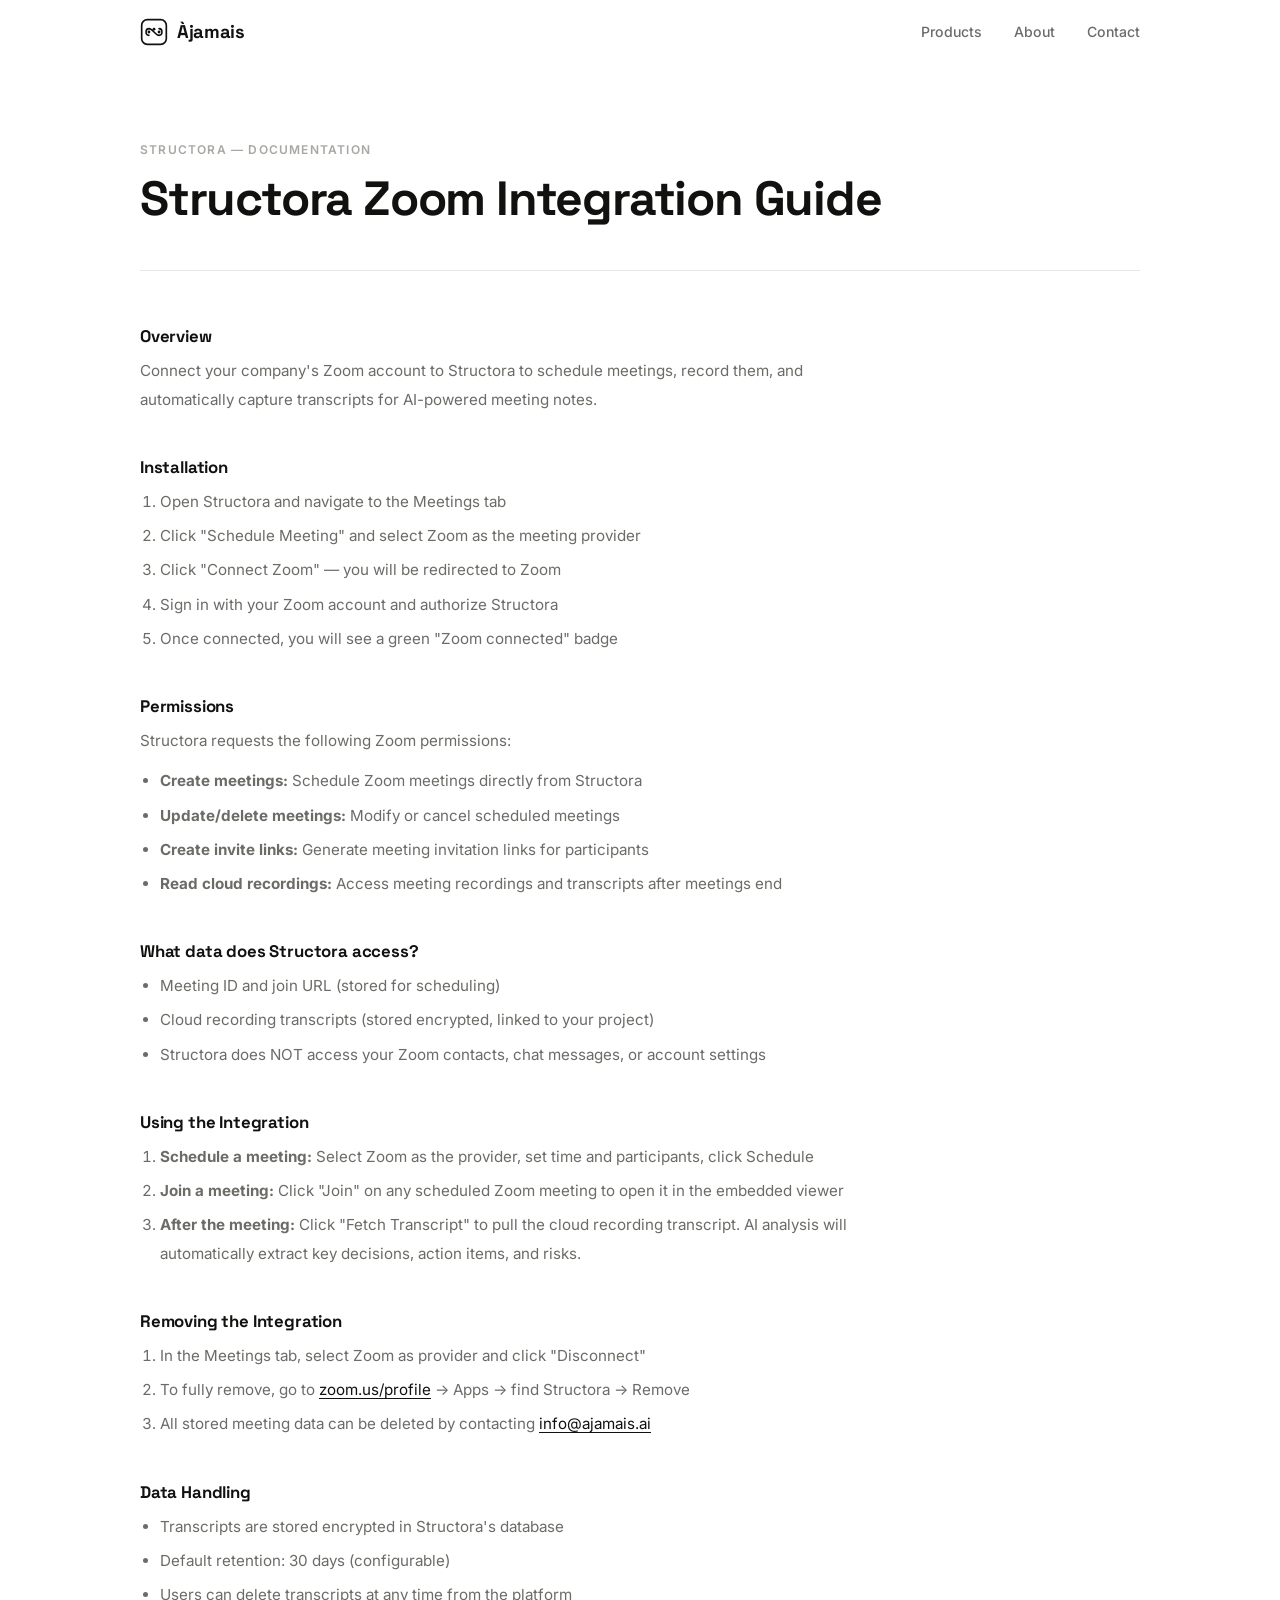
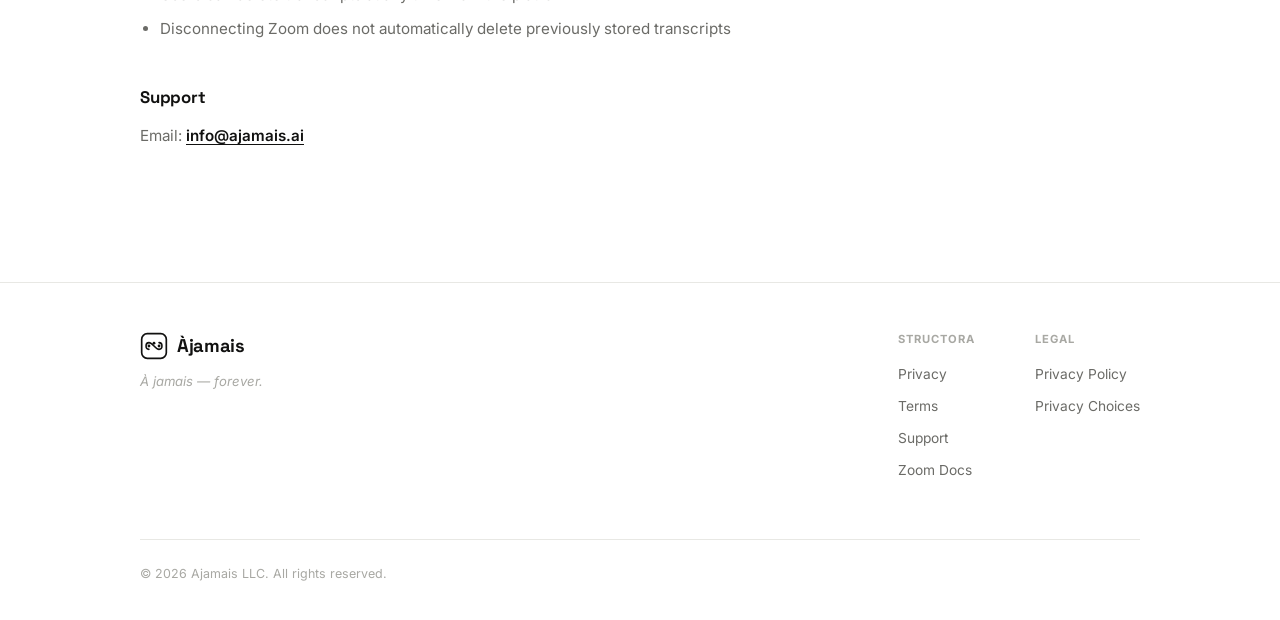
<file: structora/docs/zoom/index.html>
<!DOCTYPE html>
<html lang="en">
<head>
  <meta charset="UTF-8" />
  <meta name="viewport" content="width=device-width, initial-scale=1.0" />
  <title>Zoom Integration Guide — Structora by Àjamais</title>
  <meta name="description" content="Documentation for the Structora Zoom integration: installation, permissions, usage, and data handling." />
  <link rel="preconnect" href="https://fonts.googleapis.com" />
  <link rel="preconnect" href="https://fonts.gstatic.com" crossorigin />
  <link href="https://fonts.googleapis.com/css2?family=Inter:wght@300;400;500;600;700;800;900&family=Space+Grotesk:wght@500;600;700;800&display=swap" rel="stylesheet" />
  <link rel="stylesheet" href="/styles.css" />
  <style>
    .legal-page { padding: 140px 0 120px; }
    .legal-header { margin-bottom: 56px; padding-bottom: 32px; border-bottom: 1px solid var(--border); }
    .legal-header .eyebrow { font-size: 0.75rem; font-weight: 600; letter-spacing: 0.1em; text-transform: uppercase; color: var(--text-3); margin-bottom: 14px; }
    .legal-header h1 { font-size: clamp(2rem, 4vw, 3rem); font-family: 'Space Grotesk', sans-serif; font-weight: 700; letter-spacing: -0.025em; margin-bottom: 12px; }
    .legal-header .updated { font-size: 0.82rem; color: var(--text-3); }
    .legal-body { max-width: 760px; }
    .legal-body h2 { font-size: 1.05rem; font-weight: 700; font-family: 'Space Grotesk', sans-serif; letter-spacing: -0.01em; margin: 44px 0 12px; color: var(--text); }
    .legal-body h3 { font-size: 0.92rem; font-weight: 700; font-family: 'Inter', sans-serif; margin: 20px 0 8px; color: var(--text); }
    .legal-body p { font-size: 0.95rem; color: var(--text-2); line-height: 1.85; margin-bottom: 12px; }
    .legal-body ol, .legal-body ul { margin: 8px 0 12px 20px; }
    .legal-body li { font-size: 0.95rem; color: var(--text-2); line-height: 1.85; margin-bottom: 6px; }
    .legal-body a { color: var(--text); text-decoration: underline; text-underline-offset: 3px; }
    .legal-email { display: inline-block; margin-top: 4px; font-weight: 600; color: var(--text); font-size: 0.95rem; }
  </style>
</head>
<body>

  <nav id="navbar" class="scrolled">
    <div class="nav-inner">
      <a href="/" class="logo">
        <svg class="logo-icon" viewBox="0 0 100 100" fill="none" xmlns="http://www.w3.org/2000/svg">
          <rect x="6" y="6" width="88" height="88" rx="20" stroke="currentColor" stroke-width="6"/>
          <path d="M32 62 C18 62 18 38 32 38 C46 38 54 62 68 62 C82 62 82 38 68 38" stroke="currentColor" stroke-width="5.5" stroke-linecap="round" fill="none"/>
          <circle cx="32" cy="50" r="5" fill="currentColor"/>
          <circle cx="68" cy="50" r="5" fill="currentColor"/>
          <circle cx="50" cy="40" r="5" fill="currentColor"/>
        </svg>
        <span class="logo-text">Àjamais</span>
      </a>
      <ul class="nav-links">
        <li><a href="/#products">Products</a></li>
        <li><a href="/#about">About</a></li>
        <li><a href="/#contact">Contact</a></li>
      </ul>
    </div>
  </nav>

  <main class="legal-page">
    <div class="container">
      <div class="legal-header">
        <p class="eyebrow">Structora — Documentation</p>
        <h1>Structora Zoom Integration Guide</h1>
      </div>

      <div class="legal-body">
        <h2>Overview</h2>
        <p>Connect your company's Zoom account to Structora to schedule meetings, record them, and automatically capture transcripts for AI-powered meeting notes.</p>

        <h2>Installation</h2>
        <ol>
          <li>Open Structora and navigate to the Meetings tab</li>
          <li>Click "Schedule Meeting" and select Zoom as the meeting provider</li>
          <li>Click "Connect Zoom" — you will be redirected to Zoom</li>
          <li>Sign in with your Zoom account and authorize Structora</li>
          <li>Once connected, you will see a green "Zoom connected" badge</li>
        </ol>

        <h2>Permissions</h2>
        <p>Structora requests the following Zoom permissions:</p>
        <ul>
          <li><strong>Create meetings:</strong> Schedule Zoom meetings directly from Structora</li>
          <li><strong>Update/delete meetings:</strong> Modify or cancel scheduled meetings</li>
          <li><strong>Create invite links:</strong> Generate meeting invitation links for participants</li>
          <li><strong>Read cloud recordings:</strong> Access meeting recordings and transcripts after meetings end</li>
        </ul>

        <h2>What data does Structora access?</h2>
        <ul>
          <li>Meeting ID and join URL (stored for scheduling)</li>
          <li>Cloud recording transcripts (stored encrypted, linked to your project)</li>
          <li>Structora does NOT access your Zoom contacts, chat messages, or account settings</li>
        </ul>

        <h2>Using the Integration</h2>
        <ol>
          <li><strong>Schedule a meeting:</strong> Select Zoom as the provider, set time and participants, click Schedule</li>
          <li><strong>Join a meeting:</strong> Click "Join" on any scheduled Zoom meeting to open it in the embedded viewer</li>
          <li><strong>After the meeting:</strong> Click "Fetch Transcript" to pull the cloud recording transcript. AI analysis will automatically extract key decisions, action items, and risks.</li>
        </ol>

        <h2>Removing the Integration</h2>
        <ol>
          <li>In the Meetings tab, select Zoom as provider and click "Disconnect"</li>
          <li>To fully remove, go to <a href="https://zoom.us/profile" target="_blank" rel="noopener">zoom.us/profile</a> → Apps → find Structora → Remove</li>
          <li>All stored meeting data can be deleted by contacting <a href="mailto:info@ajamais.ai">info@ajamais.ai</a></li>
        </ol>

        <h2>Data Handling</h2>
        <ul>
          <li>Transcripts are stored encrypted in Structora's database</li>
          <li>Default retention: 30 days (configurable)</li>
          <li>Users can delete transcripts at any time from the platform</li>
          <li>Disconnecting Zoom does not automatically delete previously stored transcripts</li>
        </ul>

        <h2>Support</h2>
        <p>Email: <a href="mailto:info@ajamais.ai" class="legal-email">info@ajamais.ai</a></p>
      </div>
    </div>
  </main>

  <footer class="footer">
    <div class="container">
      <div class="footer-inner">
        <div class="footer-brand">
          <a href="/" class="logo">
            <svg class="logo-icon" viewBox="0 0 100 100" fill="none" xmlns="http://www.w3.org/2000/svg">
              <rect x="6" y="6" width="88" height="88" rx="20" stroke="currentColor" stroke-width="6"/>
              <path d="M32 62 C18 62 18 38 32 38 C46 38 54 62 68 62 C82 62 82 38 68 38" stroke="currentColor" stroke-width="5.5" stroke-linecap="round" fill="none"/>
              <circle cx="32" cy="50" r="5" fill="currentColor"/>
              <circle cx="68" cy="50" r="5" fill="currentColor"/>
              <circle cx="50" cy="40" r="5" fill="currentColor"/>
            </svg>
            <span class="logo-text">Àjamais</span>
          </a>
          <p>À jamais — forever.</p>
        </div>
        <div class="footer-links">
          <div class="footer-col">
            <h5>Structora</h5>
            <a href="/structora/privacy">Privacy</a>
            <a href="/structora/terms">Terms</a>
            <a href="/structora/support">Support</a>
            <a href="/structora/docs/zoom">Zoom Docs</a>
          </div>
          <div class="footer-col">
            <h5>Legal</h5>
            <a href="/privacy">Privacy Policy</a>
            <a href="/user-privacy">Privacy Choices</a>
          </div>
        </div>
      </div>
      <div class="footer-bottom">
        <p>© 2026 Ajamais LLC. All rights reserved.</p>
      </div>
    </div>
  </footer>

  <script src="/script.js"></script>
</body>
</html>
</file>
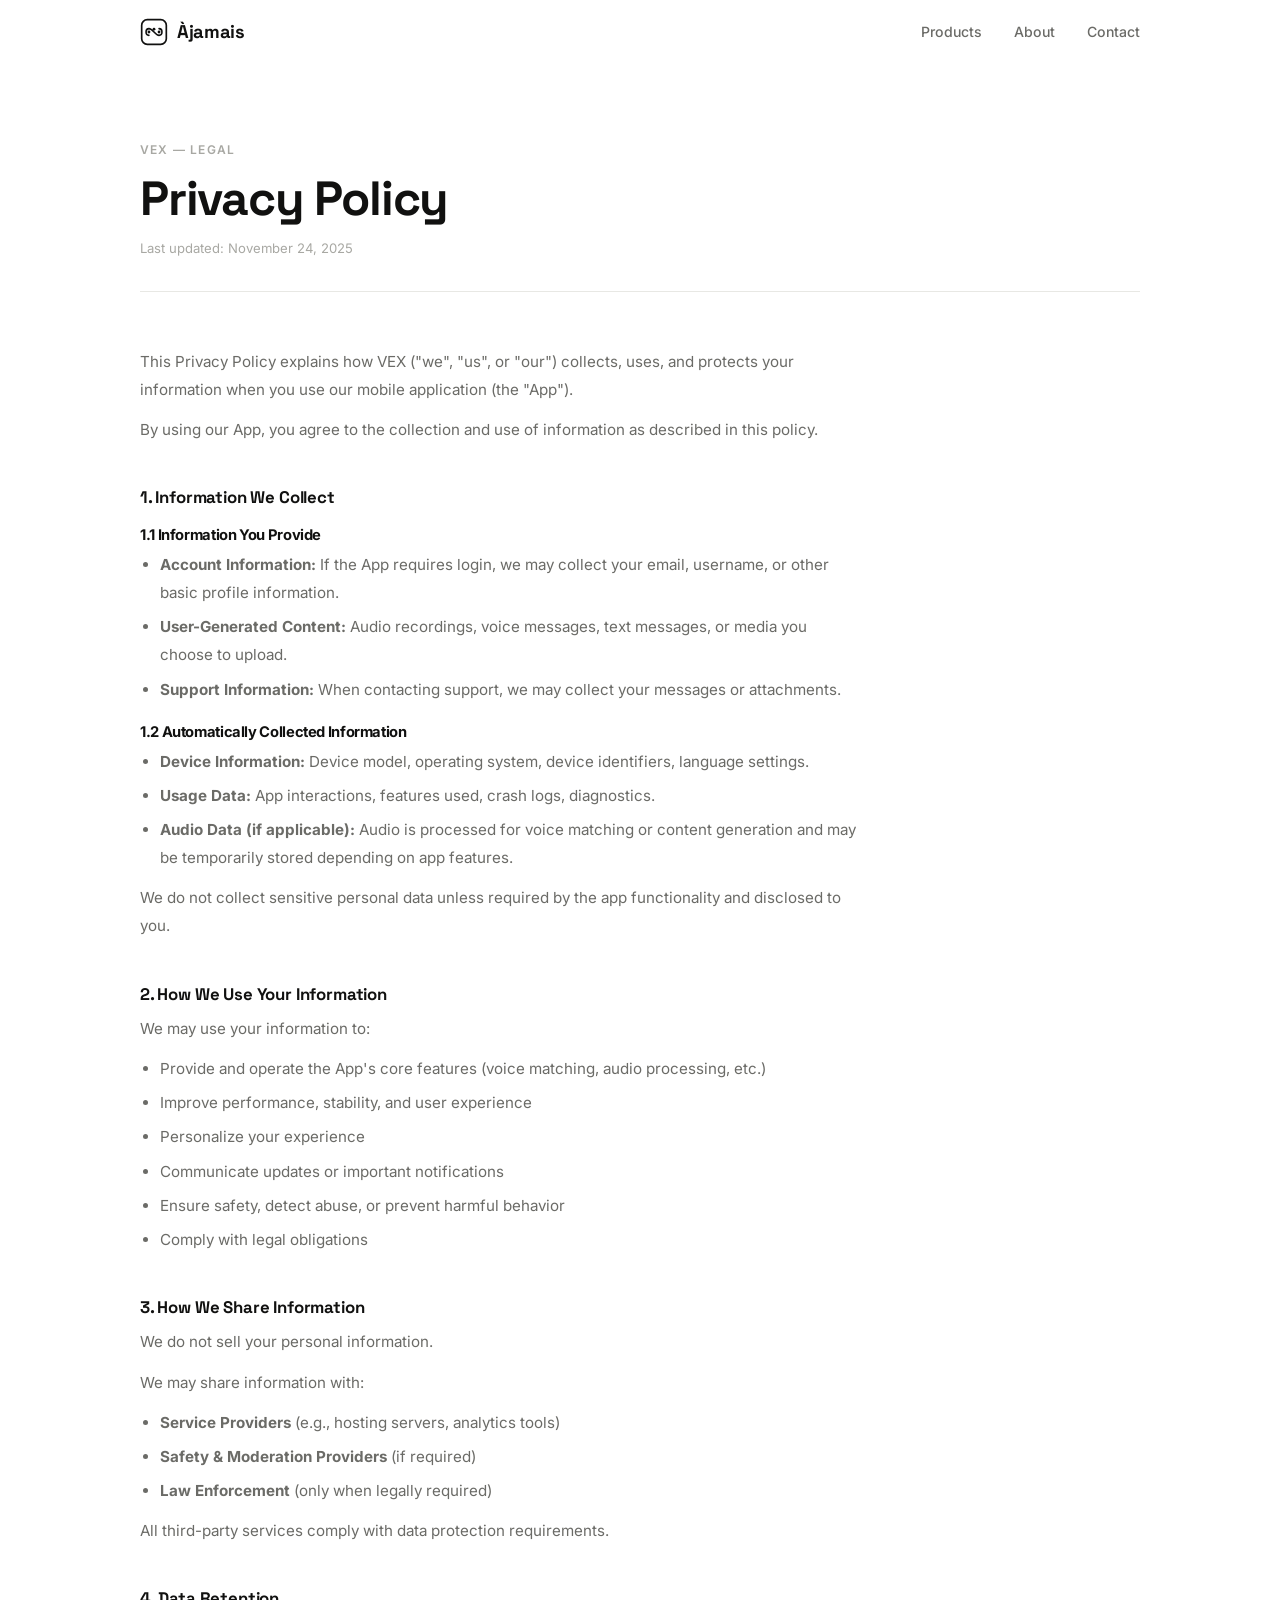
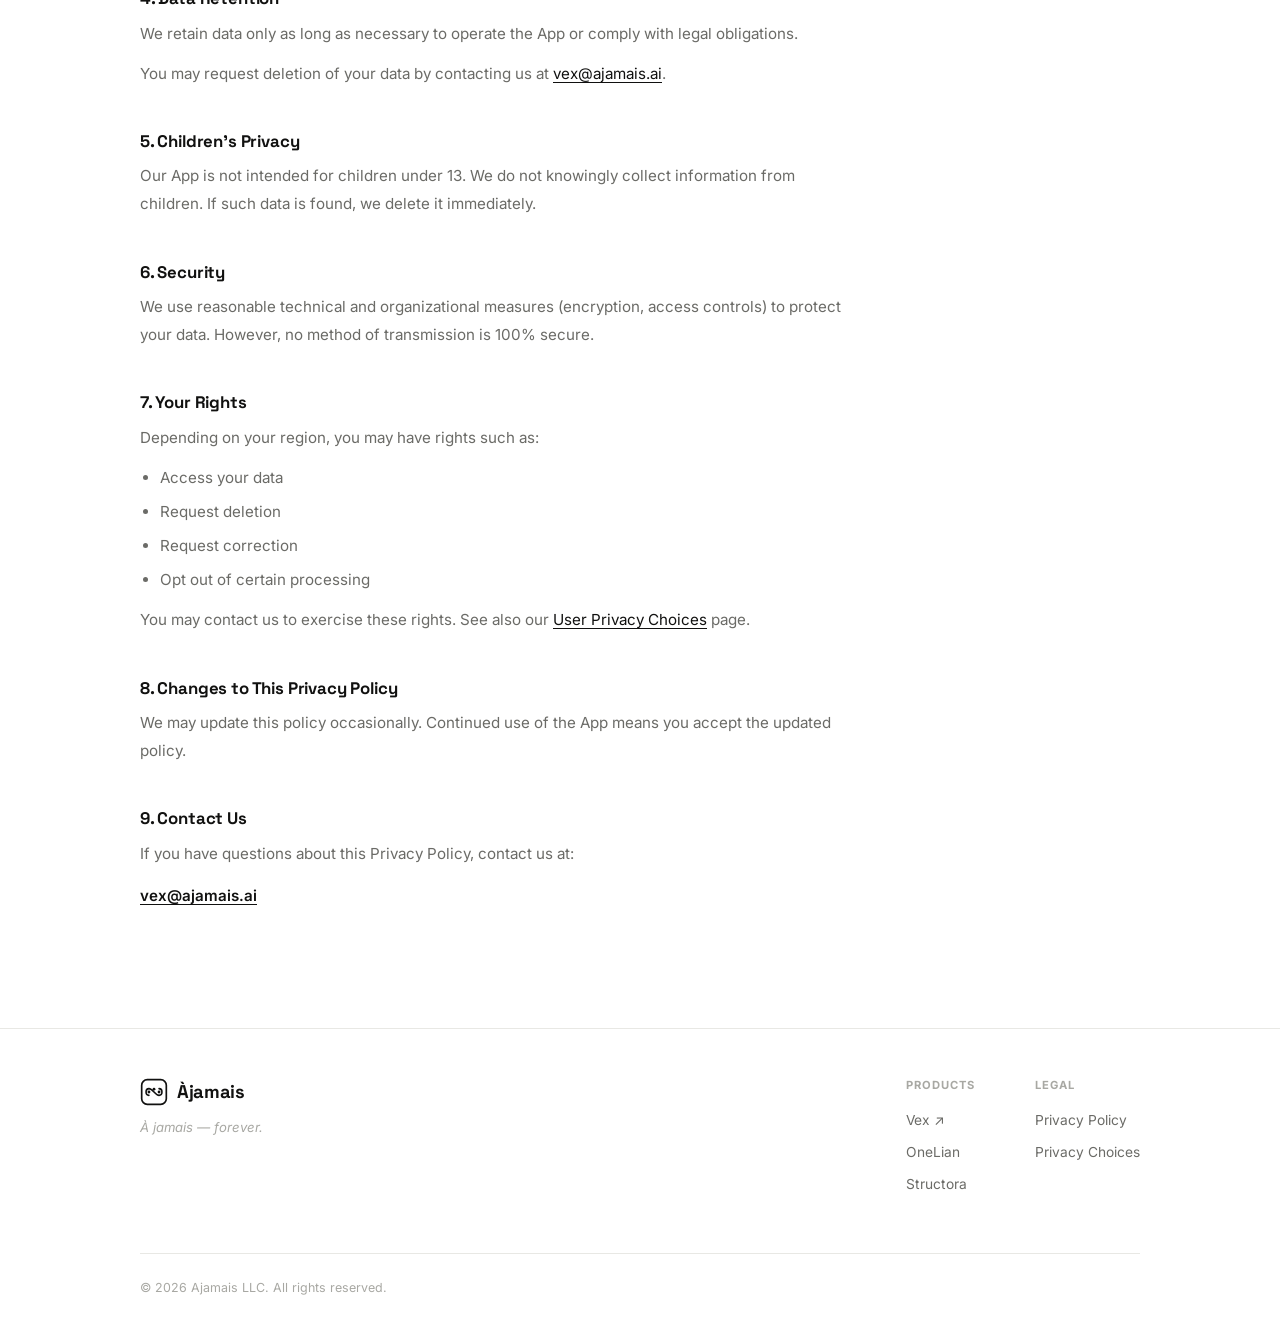
<file: privacy.html>
<!DOCTYPE html>
<html lang="en">
<head>
  <meta charset="UTF-8" />
  <meta name="viewport" content="width=device-width, initial-scale=1.0" />
  <title>Privacy Policy — Vex by Àjamais</title>
  <meta name="description" content="Privacy Policy for the Vex app by Àjamais LLC." />
  <link rel="preconnect" href="https://fonts.googleapis.com" />
  <link rel="preconnect" href="https://fonts.gstatic.com" crossorigin />
  <link href="https://fonts.googleapis.com/css2?family=Inter:wght@300;400;500;600;700;800;900&family=Space+Grotesk:wght@500;600;700;800&display=swap" rel="stylesheet" />
  <link rel="stylesheet" href="styles.css" />
  <style>
    .legal-page { padding: 140px 0 120px; }
    .legal-header { margin-bottom: 56px; padding-bottom: 32px; border-bottom: 1px solid var(--border); }
    .legal-header .eyebrow { font-size: 0.75rem; font-weight: 600; letter-spacing: 0.1em; text-transform: uppercase; color: var(--text-3); margin-bottom: 14px; }
    .legal-header h1 { font-size: clamp(2rem, 4vw, 3rem); font-family: 'Space Grotesk', sans-serif; font-weight: 700; letter-spacing: -0.025em; margin-bottom: 12px; }
    .legal-header .updated { font-size: 0.82rem; color: var(--text-3); }
    .legal-body { max-width: 720px; }
    .legal-body h2 { font-size: 1.05rem; font-weight: 700; font-family: 'Space Grotesk', sans-serif; letter-spacing: -0.01em; margin: 44px 0 12px; color: var(--text); }
    .legal-body h3 { font-size: 0.92rem; font-weight: 700; font-family: 'Inter', sans-serif; margin: 20px 0 8px; color: var(--text); }
    .legal-body p { font-size: 0.95rem; color: var(--text-2); line-height: 1.85; margin-bottom: 12px; }
    .legal-body ul { margin: 8px 0 12px 20px; }
    .legal-body ul li { font-size: 0.95rem; color: var(--text-2); line-height: 1.85; margin-bottom: 6px; }
    .legal-body a { color: var(--text); text-decoration: underline; text-underline-offset: 3px; }
    .legal-body a:hover { color: var(--text-2); }
    .legal-email { display: inline-block; margin-top: 4px; font-weight: 600; color: var(--text); font-size: 0.95rem; }
  </style>
</head>
<body>

  <!-- NAV -->
  <nav id="navbar" class="scrolled">
    <div class="nav-inner">
      <a href="/" class="logo">
        <svg class="logo-icon" viewBox="0 0 100 100" fill="none" xmlns="http://www.w3.org/2000/svg">
          <rect x="6" y="6" width="88" height="88" rx="20" stroke="currentColor" stroke-width="6"/>
          <path d="M32 62 C18 62 18 38 32 38 C46 38 54 62 68 62 C82 62 82 38 68 38" stroke="currentColor" stroke-width="5.5" stroke-linecap="round" fill="none"/>
          <circle cx="32" cy="50" r="5" fill="currentColor"/>
          <circle cx="68" cy="50" r="5" fill="currentColor"/>
          <circle cx="50" cy="40" r="5" fill="currentColor"/>
        </svg>
        <span class="logo-text">Àjamais</span>
      </a>
      <ul class="nav-links">
        <li><a href="/#products">Products</a></li>
        <li><a href="/#about">About</a></li>
        <li><a href="/#contact">Contact</a></li>
      </ul>
      <button class="hamburger" id="hamburger" aria-label="Menu">
        <span></span><span></span><span></span>
      </button>
    </div>
    <div class="mobile-menu" id="mobileMenu">
      <a href="/#products">Products</a>
      <a href="/#about">About</a>
      <a href="/#contact">Contact</a>
    </div>
  </nav>

  <main class="legal-page">
    <div class="container">
      <div class="legal-header">
        <p class="eyebrow">Vex — Legal</p>
        <h1>Privacy Policy</h1>
        <p class="updated">Last updated: November 24, 2025</p>
      </div>

      <div class="legal-body">
        <p>This Privacy Policy explains how VEX ("we", "us", or "our") collects, uses, and protects your information when you use our mobile application (the "App").</p>
        <p>By using our App, you agree to the collection and use of information as described in this policy.</p>

        <h2>1. Information We Collect</h2>

        <h3>1.1 Information You Provide</h3>
        <ul>
          <li><strong>Account Information:</strong> If the App requires login, we may collect your email, username, or other basic profile information.</li>
          <li><strong>User-Generated Content:</strong> Audio recordings, voice messages, text messages, or media you choose to upload.</li>
          <li><strong>Support Information:</strong> When contacting support, we may collect your messages or attachments.</li>
        </ul>

        <h3>1.2 Automatically Collected Information</h3>
        <ul>
          <li><strong>Device Information:</strong> Device model, operating system, device identifiers, language settings.</li>
          <li><strong>Usage Data:</strong> App interactions, features used, crash logs, diagnostics.</li>
          <li><strong>Audio Data (if applicable):</strong> Audio is processed for voice matching or content generation and may be temporarily stored depending on app features.</li>
        </ul>
        <p>We do not collect sensitive personal data unless required by the app functionality and disclosed to you.</p>

        <h2>2. How We Use Your Information</h2>
        <p>We may use your information to:</p>
        <ul>
          <li>Provide and operate the App's core features (voice matching, audio processing, etc.)</li>
          <li>Improve performance, stability, and user experience</li>
          <li>Personalize your experience</li>
          <li>Communicate updates or important notifications</li>
          <li>Ensure safety, detect abuse, or prevent harmful behavior</li>
          <li>Comply with legal obligations</li>
        </ul>

        <h2>3. How We Share Information</h2>
        <p>We do not sell your personal information.</p>
        <p>We may share information with:</p>
        <ul>
          <li><strong>Service Providers</strong> (e.g., hosting servers, analytics tools)</li>
          <li><strong>Safety & Moderation Providers</strong> (if required)</li>
          <li><strong>Law Enforcement</strong> (only when legally required)</li>
        </ul>
        <p>All third-party services comply with data protection requirements.</p>

        <h2>4. Data Retention</h2>
        <p>We retain data only as long as necessary to operate the App or comply with legal obligations.</p>
        <p>You may request deletion of your data by contacting us at <a href="mailto:vex@ajamais.ai">vex@ajamais.ai</a>.</p>

        <h2>5. Children's Privacy</h2>
        <p>Our App is not intended for children under 13. We do not knowingly collect information from children. If such data is found, we delete it immediately.</p>

        <h2>6. Security</h2>
        <p>We use reasonable technical and organizational measures (encryption, access controls) to protect your data. However, no method of transmission is 100% secure.</p>

        <h2>7. Your Rights</h2>
        <p>Depending on your region, you may have rights such as:</p>
        <ul>
          <li>Access your data</li>
          <li>Request deletion</li>
          <li>Request correction</li>
          <li>Opt out of certain processing</li>
        </ul>
        <p>You may contact us to exercise these rights. See also our <a href="/user-privacy">User Privacy Choices</a> page.</p>

        <h2>8. Changes to This Privacy Policy</h2>
        <p>We may update this policy occasionally. Continued use of the App means you accept the updated policy.</p>

        <h2>9. Contact Us</h2>
        <p>If you have questions about this Privacy Policy, contact us at:</p>
        <a href="mailto:vex@ajamais.ai" class="legal-email">vex@ajamais.ai</a>
      </div>
    </div>
  </main>

  <!-- FOOTER -->
  <footer class="footer">
    <div class="container">
      <div class="footer-inner">
        <div class="footer-brand">
          <a href="/" class="logo">
            <svg class="logo-icon" viewBox="0 0 100 100" fill="none" xmlns="http://www.w3.org/2000/svg">
              <rect x="6" y="6" width="88" height="88" rx="20" stroke="currentColor" stroke-width="6"/>
              <path d="M32 62 C18 62 18 38 32 38 C46 38 54 62 68 62 C82 62 82 38 68 38" stroke="currentColor" stroke-width="5.5" stroke-linecap="round" fill="none"/>
              <circle cx="32" cy="50" r="5" fill="currentColor"/>
              <circle cx="68" cy="50" r="5" fill="currentColor"/>
              <circle cx="50" cy="40" r="5" fill="currentColor"/>
            </svg>
            <span class="logo-text">Àjamais</span>
          </a>
          <p>À jamais — forever.</p>
        </div>
        <div class="footer-links">
          <div class="footer-col">
            <h5>Products</h5>
            <a href="https://vex.social" target="_blank" rel="noopener">Vex ↗</a>
            <a href="/#products">OneLian</a>
            <a href="/#products">Structora</a>
          </div>
          <div class="footer-col">
            <h5>Legal</h5>
            <a href="/privacy">Privacy Policy</a>
            <a href="/user-privacy">Privacy Choices</a>
          </div>
        </div>
      </div>
      <div class="footer-bottom">
        <p>© 2026 Ajamais LLC. All rights reserved.</p>
      </div>
    </div>
  </footer>

  <script src="script.js"></script>
</body>
</html>
</file>
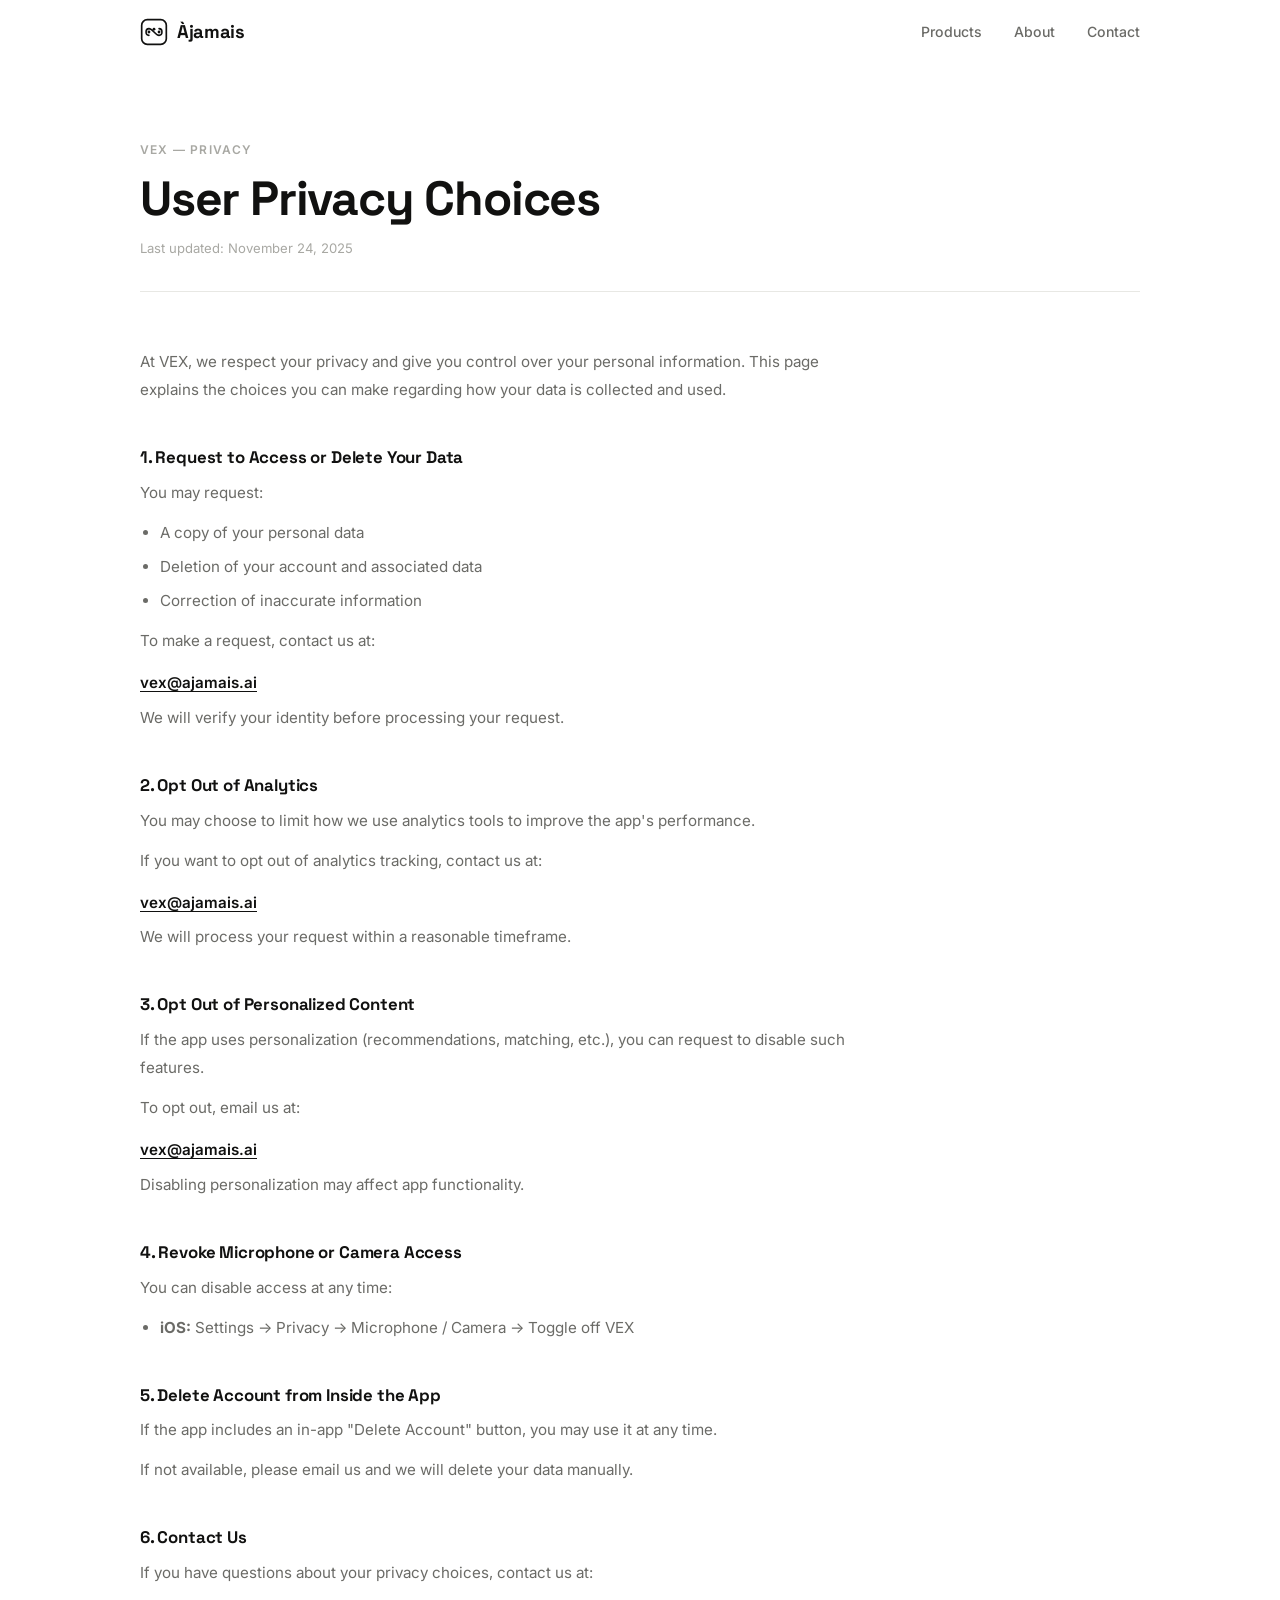
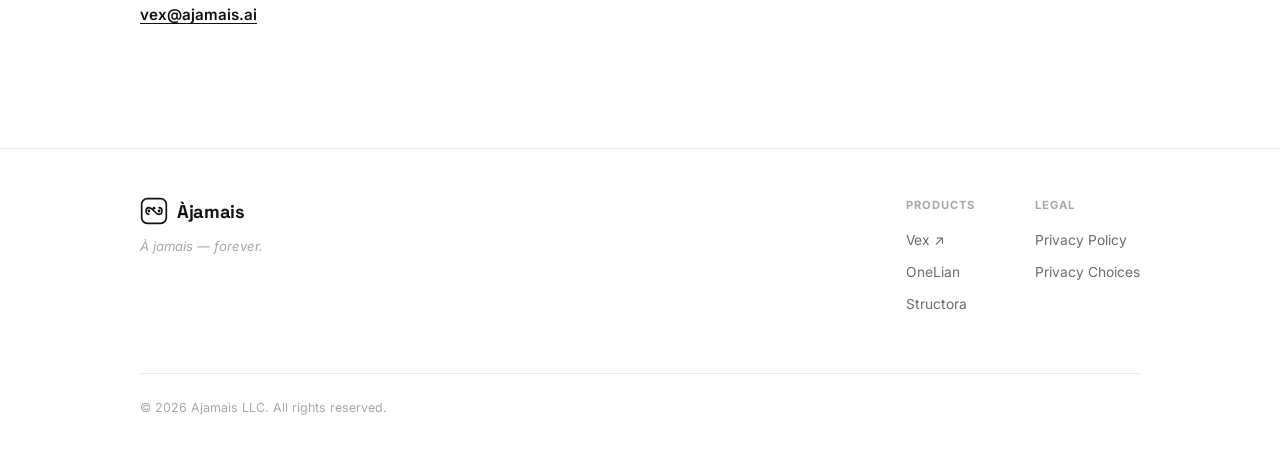
<file: user-privacy.html>
<!DOCTYPE html>
<html lang="en">
<head>
  <meta charset="UTF-8" />
  <meta name="viewport" content="width=device-width, initial-scale=1.0" />
  <title>User Privacy Choices — Vex by Àjamais</title>
  <meta name="description" content="Your privacy choices for the Vex app." />
  <link rel="preconnect" href="https://fonts.googleapis.com" />
  <link rel="preconnect" href="https://fonts.gstatic.com" crossorigin />
  <link href="https://fonts.googleapis.com/css2?family=Inter:wght@300;400;500;600;700;800;900&family=Space+Grotesk:wght@500;600;700;800&display=swap" rel="stylesheet" />
  <link rel="stylesheet" href="styles.css" />
  <style>
    .legal-page { padding: 140px 0 120px; }
    .legal-header { margin-bottom: 56px; padding-bottom: 32px; border-bottom: 1px solid var(--border); }
    .legal-header .eyebrow { font-size: 0.75rem; font-weight: 600; letter-spacing: 0.1em; text-transform: uppercase; color: var(--text-3); margin-bottom: 14px; }
    .legal-header h1 { font-size: clamp(2rem, 4vw, 3rem); font-family: 'Space Grotesk', sans-serif; font-weight: 700; letter-spacing: -0.025em; margin-bottom: 12px; }
    .legal-header .updated { font-size: 0.82rem; color: var(--text-3); }
    .legal-body { max-width: 720px; }
    .legal-body h2 { font-size: 1.05rem; font-weight: 700; font-family: 'Space Grotesk', sans-serif; letter-spacing: -0.01em; margin: 44px 0 12px; color: var(--text); }
    .legal-body p { font-size: 0.95rem; color: var(--text-2); line-height: 1.85; margin-bottom: 12px; }
    .legal-body ul { margin: 8px 0 12px 20px; }
    .legal-body ul li { font-size: 0.95rem; color: var(--text-2); line-height: 1.85; margin-bottom: 6px; }
    .legal-body a { color: var(--text); text-decoration: underline; text-underline-offset: 3px; }
    .legal-body a:hover { color: var(--text-2); }
    .legal-email { display: inline-block; margin-top: 4px; font-weight: 600; color: var(--text); font-size: 0.95rem; }
    .legal-divider { margin: 8px 0 0; }
  </style>
</head>
<body>

  <!-- NAV -->
  <nav id="navbar" class="scrolled">
    <div class="nav-inner">
      <a href="/" class="logo">
        <svg class="logo-icon" viewBox="0 0 100 100" fill="none" xmlns="http://www.w3.org/2000/svg">
          <rect x="6" y="6" width="88" height="88" rx="20" stroke="currentColor" stroke-width="6"/>
          <path d="M32 62 C18 62 18 38 32 38 C46 38 54 62 68 62 C82 62 82 38 68 38" stroke="currentColor" stroke-width="5.5" stroke-linecap="round" fill="none"/>
          <circle cx="32" cy="50" r="5" fill="currentColor"/>
          <circle cx="68" cy="50" r="5" fill="currentColor"/>
          <circle cx="50" cy="40" r="5" fill="currentColor"/>
        </svg>
        <span class="logo-text">Àjamais</span>
      </a>
      <ul class="nav-links">
        <li><a href="/#products">Products</a></li>
        <li><a href="/#about">About</a></li>
        <li><a href="/#contact">Contact</a></li>
      </ul>
      <button class="hamburger" id="hamburger" aria-label="Menu">
        <span></span><span></span><span></span>
      </button>
    </div>
    <div class="mobile-menu" id="mobileMenu">
      <a href="/#products">Products</a>
      <a href="/#about">About</a>
      <a href="/#contact">Contact</a>
    </div>
  </nav>

  <main class="legal-page">
    <div class="container">
      <div class="legal-header">
        <p class="eyebrow">Vex — Privacy</p>
        <h1>User Privacy Choices</h1>
        <p class="updated">Last updated: November 24, 2025</p>
      </div>

      <div class="legal-body">
        <p>At VEX, we respect your privacy and give you control over your personal information. This page explains the choices you can make regarding how your data is collected and used.</p>

        <h2>1. Request to Access or Delete Your Data</h2>
        <p>You may request:</p>
        <ul>
          <li>A copy of your personal data</li>
          <li>Deletion of your account and associated data</li>
          <li>Correction of inaccurate information</li>
        </ul>
        <p>To make a request, contact us at:</p>
        <a href="mailto:vex@ajamais.ai" class="legal-email">vex@ajamais.ai</a>
        <p class="legal-divider">We will verify your identity before processing your request.</p>

        <h2>2. Opt Out of Analytics</h2>
        <p>You may choose to limit how we use analytics tools to improve the app's performance.</p>
        <p>If you want to opt out of analytics tracking, contact us at:</p>
        <a href="mailto:vex@ajamais.ai" class="legal-email">vex@ajamais.ai</a>
        <p class="legal-divider">We will process your request within a reasonable timeframe.</p>

        <h2>3. Opt Out of Personalized Content</h2>
        <p>If the app uses personalization (recommendations, matching, etc.), you can request to disable such features.</p>
        <p>To opt out, email us at:</p>
        <a href="mailto:vex@ajamais.ai" class="legal-email">vex@ajamais.ai</a>
        <p class="legal-divider">Disabling personalization may affect app functionality.</p>

        <h2>4. Revoke Microphone or Camera Access</h2>
        <p>You can disable access at any time:</p>
        <ul>
          <li><strong>iOS:</strong> Settings → Privacy → Microphone / Camera → Toggle off VEX</li>
        </ul>

        <h2>5. Delete Account from Inside the App</h2>
        <p>If the app includes an in-app "Delete Account" button, you may use it at any time.</p>
        <p>If not available, please email us and we will delete your data manually.</p>

        <h2>6. Contact Us</h2>
        <p>If you have questions about your privacy choices, contact us at:</p>
        <a href="mailto:vex@ajamais.ai" class="legal-email">vex@ajamais.ai</a>
      </div>
    </div>
  </main>

  <!-- FOOTER -->
  <footer class="footer">
    <div class="container">
      <div class="footer-inner">
        <div class="footer-brand">
          <a href="/" class="logo">
            <svg class="logo-icon" viewBox="0 0 100 100" fill="none" xmlns="http://www.w3.org/2000/svg">
              <rect x="6" y="6" width="88" height="88" rx="20" stroke="currentColor" stroke-width="6"/>
              <path d="M32 62 C18 62 18 38 32 38 C46 38 54 62 68 62 C82 62 82 38 68 38" stroke="currentColor" stroke-width="5.5" stroke-linecap="round" fill="none"/>
              <circle cx="32" cy="50" r="5" fill="currentColor"/>
              <circle cx="68" cy="50" r="5" fill="currentColor"/>
              <circle cx="50" cy="40" r="5" fill="currentColor"/>
            </svg>
            <span class="logo-text">Àjamais</span>
          </a>
          <p>À jamais — forever.</p>
        </div>
        <div class="footer-links">
          <div class="footer-col">
            <h5>Products</h5>
            <a href="https://vex.social" target="_blank" rel="noopener">Vex ↗</a>
            <a href="/#products">OneLian</a>
            <a href="/#products">Structora</a>
          </div>
          <div class="footer-col">
            <h5>Legal</h5>
            <a href="/privacy">Privacy Policy</a>
            <a href="/user-privacy">Privacy Choices</a>
          </div>
        </div>
      </div>
      <div class="footer-bottom">
        <p>© 2026 Ajamais LLC. All rights reserved.</p>
      </div>
    </div>
  </footer>

  <script src="script.js"></script>
</body>
</html>
</file>
<file: styles.css>
/* ============================================================
   AJAMAIS — Clean Light Design
   ============================================================ */

*, *::before, *::after { box-sizing: border-box; margin: 0; padding: 0; }

:root {
  --bg: #ffffff;
  --bg-2: #f8f8f6;
  --bg-3: #f2f2ef;
  --surface: #ffffff;
  --border: #e8e8e4;
  --border-dark: #d0d0cb;
  --text: #111110;
  --text-2: #6b6b67;
  --text-3: #a8a8a3;
  --accent: #111110;
  --radius: 16px;
  --radius-sm: 10px;
  --transition: 0.2s cubic-bezier(0.4, 0, 0.2, 1);
}

html { scroll-behavior: smooth; font-size: 16px; }

body {
  font-family: 'Inter', sans-serif;
  background: var(--bg);
  color: var(--text);
  line-height: 1.6;
  overflow-x: hidden;
  -webkit-font-smoothing: antialiased;
}

a { text-decoration: none; color: inherit; }

.container { max-width: 1080px; margin: 0 auto; padding: 0 40px; }

/* ---------- TYPE ---------- */
h1, h2, h3 {
  font-family: 'Space Grotesk', sans-serif;
  font-weight: 700;
  line-height: 1.1;
  letter-spacing: -0.025em;
}

.section-tag {
  display: inline-block;
  font-size: 0.72rem;
  font-weight: 600;
  letter-spacing: 0.1em;
  text-transform: uppercase;
  color: var(--text-3);
  margin-bottom: 16px;
}

.section-header { text-align: center; margin-bottom: 64px; }
.section-title { font-size: clamp(1.8rem, 3.5vw, 2.6rem); color: var(--text); margin-bottom: 12px; }
.section-subtitle { font-size: 1rem; color: var(--text-2); max-width: 480px; margin: 0 auto; }

/* ---------- BUTTONS ---------- */
.btn {
  display: inline-flex;
  align-items: center;
  gap: 8px;
  padding: 11px 22px;
  border-radius: 100px;
  font-weight: 600;
  font-size: 0.9rem;
  cursor: pointer;
  border: none;
  transition: all var(--transition);
}

.btn-primary {
  background: var(--text);
  color: #fff;
}
.btn-primary:hover { background: #333; transform: translateY(-1px); }

.btn-outline {
  background: transparent;
  color: var(--text);
  border: 1.5px solid var(--border-dark);
}
.btn-outline:hover { border-color: var(--text); background: var(--bg-2); }

.btn-lg { padding: 14px 30px; font-size: 0.95rem; }

/* ---------- NAV ---------- */
#navbar {
  position: fixed;
  top: 0; left: 0; right: 0;
  z-index: 1000;
  transition: background var(--transition), box-shadow var(--transition);
}

#navbar.scrolled {
  background: rgba(255,255,255,0.92);
  backdrop-filter: blur(16px);
  -webkit-backdrop-filter: blur(16px);
  box-shadow: 0 1px 0 var(--border);
}

.nav-inner {
  max-width: 1080px;
  margin: 0 auto;
  padding: 0 40px;
  height: 64px;
  display: flex;
  align-items: center;
  gap: 40px;
}

.logo {
  display: flex;
  align-items: center;
  gap: 9px;
  font-family: 'Space Grotesk', sans-serif;
  font-weight: 700;
  font-size: 1.15rem;
  letter-spacing: -0.02em;
  color: var(--text);
}

.logo-icon {
  width: 28px; height: 28px;
  color: var(--text);
  flex-shrink: 0;
}

.nav-links {
  display: flex;
  align-items: center;
  gap: 32px;
  list-style: none;
  margin-left: auto;
}

.nav-links a {
  color: var(--text-2);
  font-size: 0.88rem;
  font-weight: 500;
  transition: color var(--transition);
}
.nav-links a:hover { color: var(--text); }

.hamburger {
  display: none;
  flex-direction: column;
  gap: 5px;
  background: none;
  border: none;
  cursor: pointer;
  padding: 4px;
  margin-left: auto;
}
.hamburger span {
  display: block;
  width: 22px; height: 1.5px;
  background: var(--text);
  border-radius: 2px;
  transition: all var(--transition);
}

.mobile-menu {
  display: none;
  flex-direction: column;
  padding: 12px 40px 24px;
  background: rgba(255,255,255,0.97);
  backdrop-filter: blur(16px);
  border-top: 1px solid var(--border);
}
.mobile-menu a {
  font-size: 1rem;
  font-weight: 500;
  color: var(--text-2);
  padding: 12px 0;
  border-bottom: 1px solid var(--border);
  transition: color var(--transition);
}
.mobile-menu a:hover { color: var(--text); }
.mobile-menu.open { display: flex; }

/* ---------- HERO ---------- */
.hero {
  padding-top: 64px;
  min-height: 88vh;
  display: flex;
  align-items: center;
  border-bottom: 1px solid var(--border);
}

.hero-content {
  padding: 100px 40px 120px;
  max-width: 760px;
}

.hero-eyebrow {
  font-size: 0.78rem;
  font-weight: 600;
  letter-spacing: 0.1em;
  text-transform: uppercase;
  color: var(--text-3);
  margin-bottom: 28px;
  display: block;
}

.hero-title {
  font-size: clamp(3.5rem, 7vw, 6rem);
  margin-bottom: 24px;
  color: var(--text);
}

.hero-subtitle {
  font-size: 1.15rem;
  color: var(--text-2);
  line-height: 1.75;
  max-width: 480px;
  margin-bottom: 44px;
  font-weight: 400;
}

.hero-actions { display: flex; align-items: center; gap: 14px; }

/* ---------- PARTNERS ---------- */
.partners {
  padding: 72px 0 88px;
  border-top: 1px solid var(--border);
  border-bottom: 1px solid var(--border);
}

.partners-label {
  font-size: 0.7rem;
  font-weight: 600;
  letter-spacing: 0.1em;
  text-transform: uppercase;
  color: var(--text-3);
  text-align: center;
  margin-bottom: 56px;
}

.partners-row {
  display: flex;
  align-items: center;
  justify-content: center;
  gap: 100px;
  flex-wrap: wrap;
}

.partner-logo {
  display: flex;
  flex-direction: column;
  align-items: center;
  gap: 16px;
  transition: opacity var(--transition);
}

.partner-logo:hover { opacity: 0.7; }

.partner-logo img {
  width: 72px;
  height: 72px;
  object-fit: contain;
  border-radius: 14px;
}

.partner-logo span {
  font-size: 0.85rem;
  font-weight: 600;
  letter-spacing: 0.04em;
  color: var(--text-2);
}

.partner-logo--nvidia img {
  width: 108px;
  height: 108px;
  border-radius: 0;
}

/* ---------- PRODUCTS ---------- */
.products {
  padding: 120px 0;
}

.products-grid {
  display: grid;
  grid-template-columns: repeat(3, 1fr);
  gap: 1px;
  background: var(--border);
  border: 1px solid var(--border);
  border-radius: var(--radius);
  overflow: hidden;
}

.product-card {
  background: var(--bg);
  padding: 44px 40px;
  display: flex;
  flex-direction: column;
  gap: 14px;
  transition: background var(--transition);
  position: relative;
}

.product-card:hover { background: var(--bg-2); }

.product-header {
  display: flex;
  align-items: flex-start;
  justify-content: space-between;
  margin-bottom: 4px;
}

.product-icon {
  width: 44px; height: 44px;
  border-radius: 11px;
  display: flex;
  align-items: center;
  justify-content: center;
  font-weight: 800;
  font-size: 0.85rem;
  border: 1px solid var(--border);
}

.vex-icon { background: none; border: none; }
.vex-icon svg { width: 44px; height: 44px; }

.onelian-icon {
  background: #f0f9ff;
  color: #0369a1;
  border-color: #bae6fd;
}

.structora-icon {
  background: #f0fdf4;
  color: #15803d;
  border-color: #bbf7d0;
}

.product-status {
  padding: 3px 9px;
  border-radius: 100px;
  font-size: 0.68rem;
  font-weight: 600;
  letter-spacing: 0.04em;
}

.status-live {
  background: #f0fdf4;
  border: 1px solid #bbf7d0;
  color: #15803d;
}

.status-soon {
  background: var(--bg-3);
  border: 1px solid var(--border);
  color: var(--text-3);
}

.product-name {
  font-size: 1.4rem;
  font-family: 'Space Grotesk', sans-serif;
  font-weight: 700;
  color: var(--text);
}

.product-tagline {
  font-size: 0.85rem;
  color: var(--text-2);
  margin-top: -8px;
}

.product-desc {
  font-size: 0.9rem;
  color: var(--text-2);
  line-height: 1.75;
  flex: 1;
}

.product-desc-placeholder { font-style: italic; }

.product-platforms {
  display: flex;
  gap: 8px;
  flex-wrap: wrap;
}

.product-platforms span {
  display: inline-flex;
  align-items: center;
  gap: 4px;
  font-size: 0.72rem;
  font-weight: 500;
  color: var(--text-3);
}

.product-platforms svg { width: 11px; height: 11px; }

.btn-vex {
  display: inline-flex;
  align-items: center;
  gap: 6px;
  padding: 9px 18px;
  background: var(--text);
  color: white;
  border-radius: 100px;
  font-weight: 600;
  font-size: 0.85rem;
  width: fit-content;
  transition: all var(--transition);
  margin-top: 4px;
}
.btn-vex:hover { background: #333; transform: translateY(-1px); }
.btn-vex svg { width: 14px; height: 14px; }

/* Coming soon */
.btn-early-access {
  font-size: 0.88rem;
  font-weight: 600;
  color: var(--text-2);
  transition: color var(--transition);
  margin-top: 4px;
}
.btn-early-access:hover { color: var(--text); }

/* ---------- ABOUT ---------- */
.about {
  padding: 120px 0;
  border-top: 1px solid var(--border);
  background: var(--bg-2);
}

.about-inner {
  display: grid;
  grid-template-columns: 1fr 1fr;
  gap: 100px;
  align-items: center;
}

.about-text .section-tag { display: block; }

.about-text p {
  color: var(--text-2);
  line-height: 1.85;
  margin-bottom: 16px;
  font-size: 1rem;
}

.about-stats {
  display: flex;
  flex-direction: column;
  gap: 0;
  border: 1px solid var(--border);
  border-radius: var(--radius);
  overflow: hidden;
  background: white;
}

.stat-card {
  display: flex;
  align-items: center;
  gap: 24px;
  padding: 28px 32px;
  border-bottom: 1px solid var(--border);
  transition: background var(--transition);
}
.stat-card:last-child { border-bottom: none; }
.stat-card:hover { background: var(--bg-2); }

.stat-num {
  font-family: 'Space Grotesk', sans-serif;
  font-size: 2rem;
  font-weight: 800;
  color: var(--text);
  min-width: 48px;
  line-height: 1;
}

.stat-label {
  font-size: 0.9rem;
  color: var(--text-2);
}

/* ---------- CONTACT ---------- */
.contact {
  padding: 120px 0;
  border-top: 1px solid var(--border);
}

.contact-box {
  max-width: 540px;
  margin: 0 auto;
  text-align: center;
}

.contact-box h2 {
  font-size: clamp(2.2rem, 5vw, 3.2rem);
  margin-bottom: 12px;
}

.contact-box > p {
  color: var(--text-2);
  margin-bottom: 36px;
  font-size: 1rem;
}

/* ---------- FOOTER ---------- */
.footer {
  border-top: 1px solid var(--border);
  padding: 48px 0 36px;
  background: var(--bg);
}

.footer-inner {
  display: flex;
  justify-content: space-between;
  align-items: flex-start;
  gap: 60px;
  margin-bottom: 48px;
}

.footer-brand p {
  color: var(--text-3);
  font-size: 0.82rem;
  margin-top: 10px;
  font-style: italic;
}

.footer-links { display: flex; gap: 60px; }

.footer-col h5 {
  font-size: 0.7rem;
  font-weight: 700;
  text-transform: uppercase;
  letter-spacing: 0.09em;
  color: var(--text-3);
  margin-bottom: 14px;
  font-family: 'Inter', sans-serif;
}

.footer-col a {
  display: block;
  color: var(--text-2);
  font-size: 0.86rem;
  margin-bottom: 10px;
  transition: color var(--transition);
}
.footer-col a:hover { color: var(--text); }

.footer-bottom {
  padding-top: 24px;
  border-top: 1px solid var(--border);
}
.footer-bottom p { font-size: 0.78rem; color: var(--text-3); }

/* ---------- ANIMATIONS ---------- */
.animate-fade-up {
  opacity: 0;
  transform: translateY(20px);
  animation: fadeUp 0.6s ease forwards;
}

.delay-1 { animation-delay: 0.08s; }
.delay-2 { animation-delay: 0.18s; }
.delay-3 { animation-delay: 0.28s; }

@keyframes fadeUp {
  to { opacity: 1; transform: translateY(0); }
}

.reveal {
  opacity: 0;
  transform: translateY(16px);
  transition: opacity 0.5s ease, transform 0.5s ease;
}
.reveal.visible { opacity: 1; transform: translateY(0); }
.reveal[data-index="1"] { transition-delay: 0.08s; }
.reveal[data-index="2"] { transition-delay: 0.16s; }

/* ---------- RESPONSIVE ---------- */
@media (max-width: 960px) {
  .products-grid {
    grid-template-columns: 1fr;
    max-width: 480px;
    margin: 0 auto;
  }
  .about-inner { grid-template-columns: 1fr; gap: 56px; }
}

@media (max-width: 768px) {
  .container { padding: 0 24px; }
  .nav-inner { padding: 0 24px; }
  .nav-links { display: none; }
  .hamburger { display: flex; }
  .mobile-menu { padding: 12px 24px 24px; }
  .hero-content { padding: 80px 24px 100px; }
  .footer-inner { flex-direction: column; gap: 32px; }
  .contact-box { padding: 0 4px; }
}

@media (max-width: 480px) {
  .hero-title { font-size: 3rem; }
  .hero-actions { flex-direction: column; align-items: flex-start; }
  .notify-form { flex-direction: column; }
  .footer-links { flex-direction: column; gap: 28px; }
}
</file>
